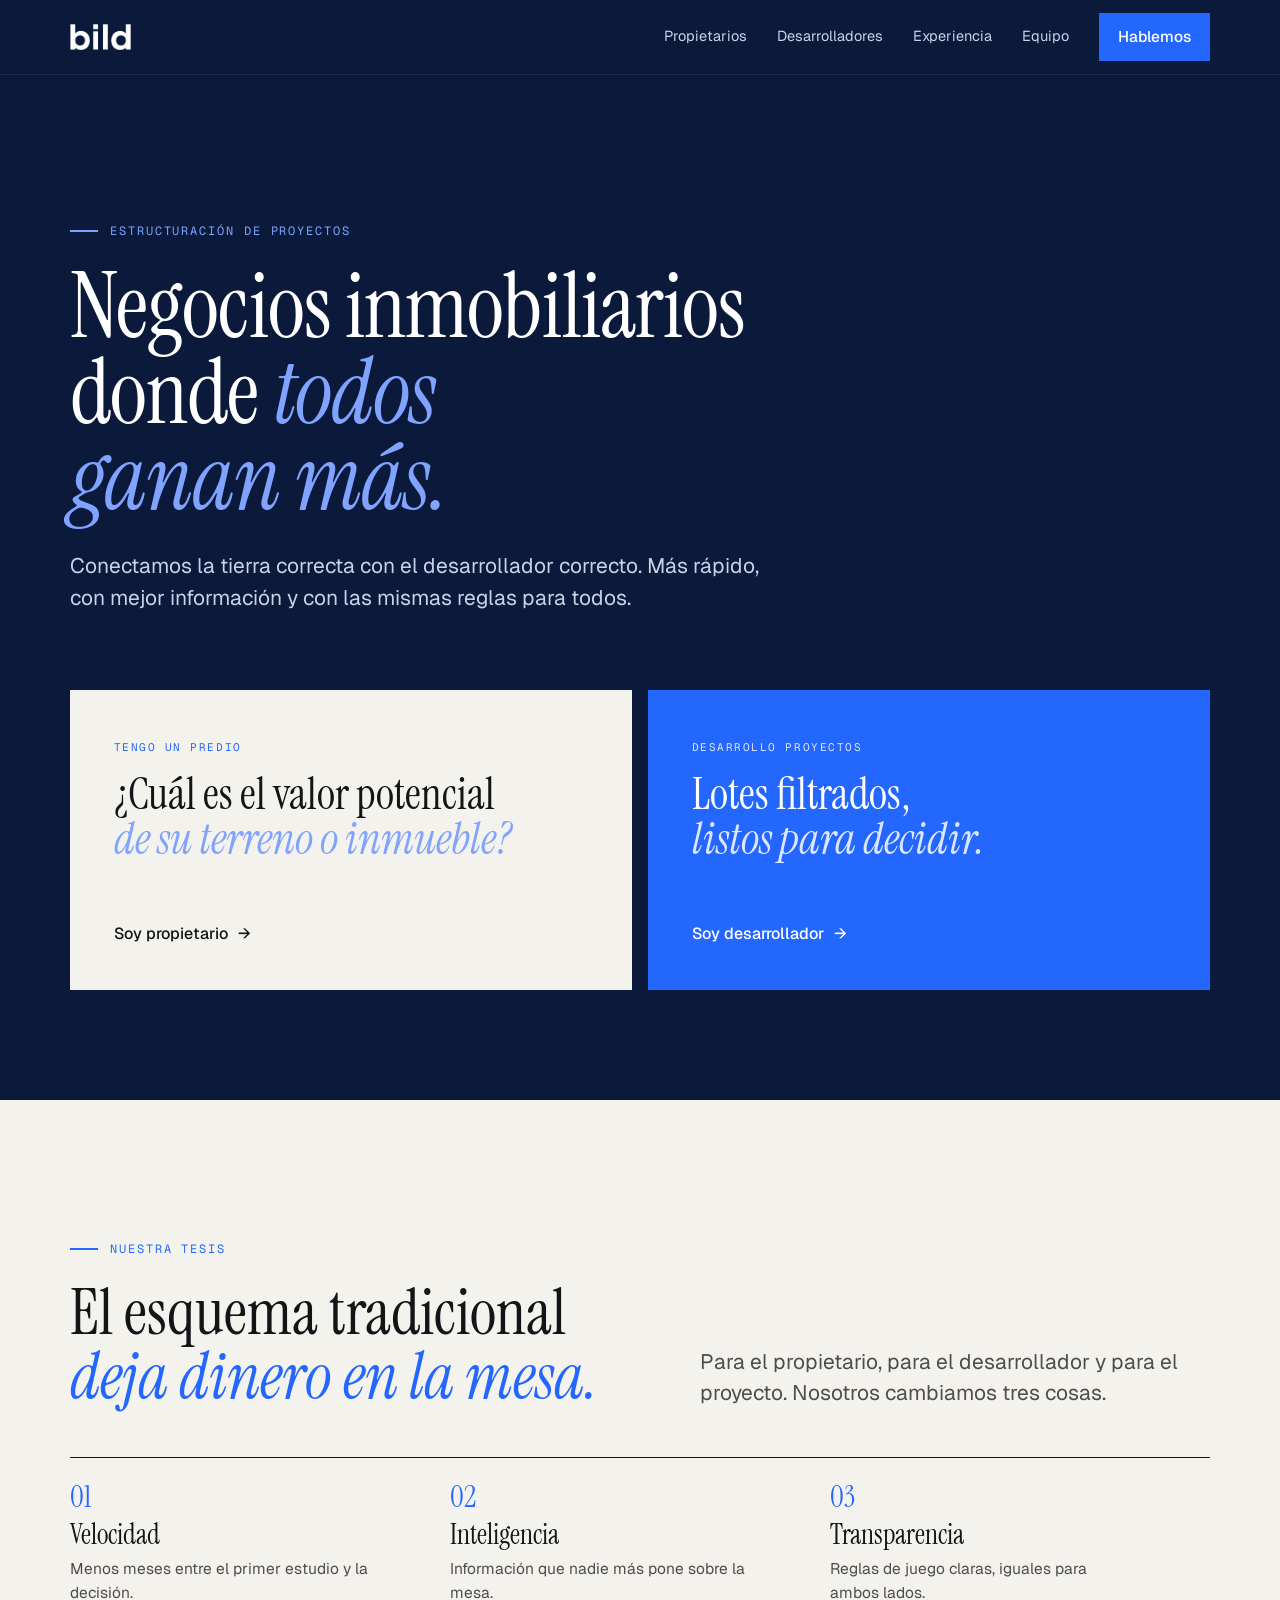
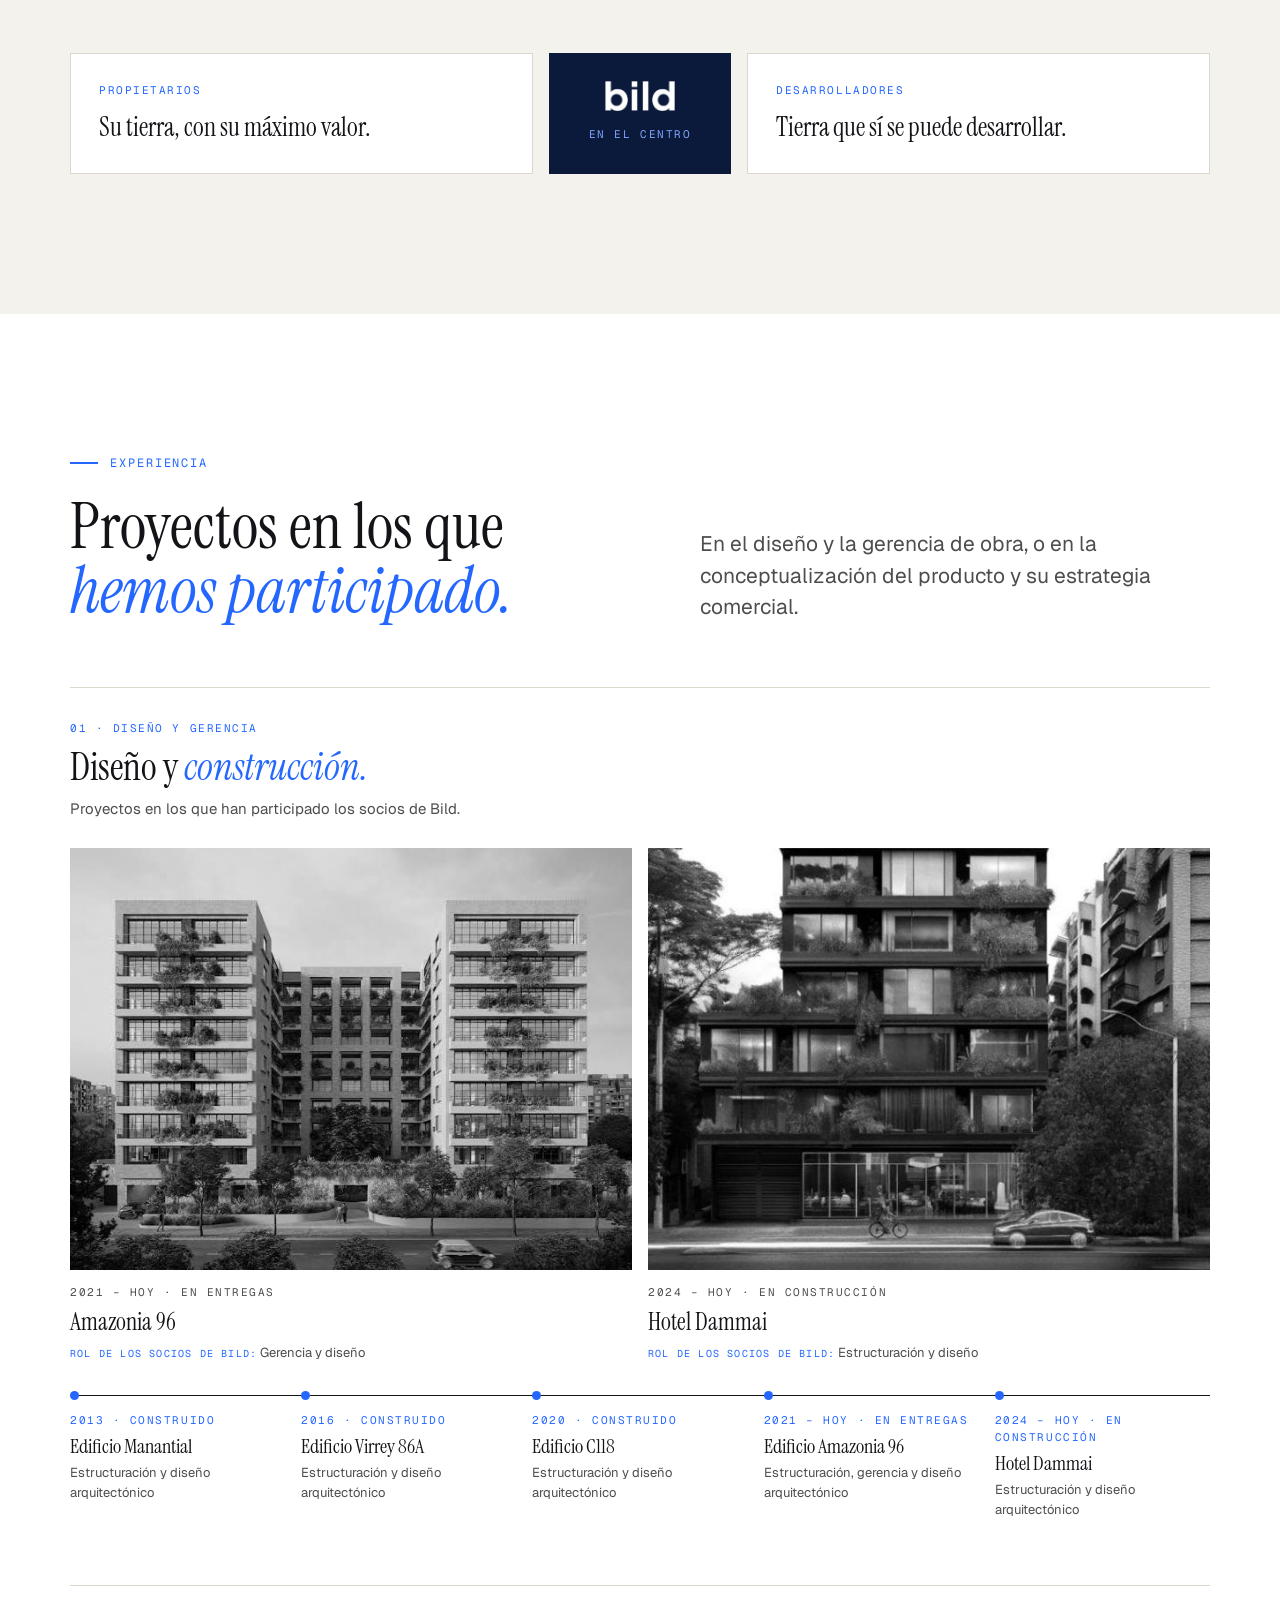
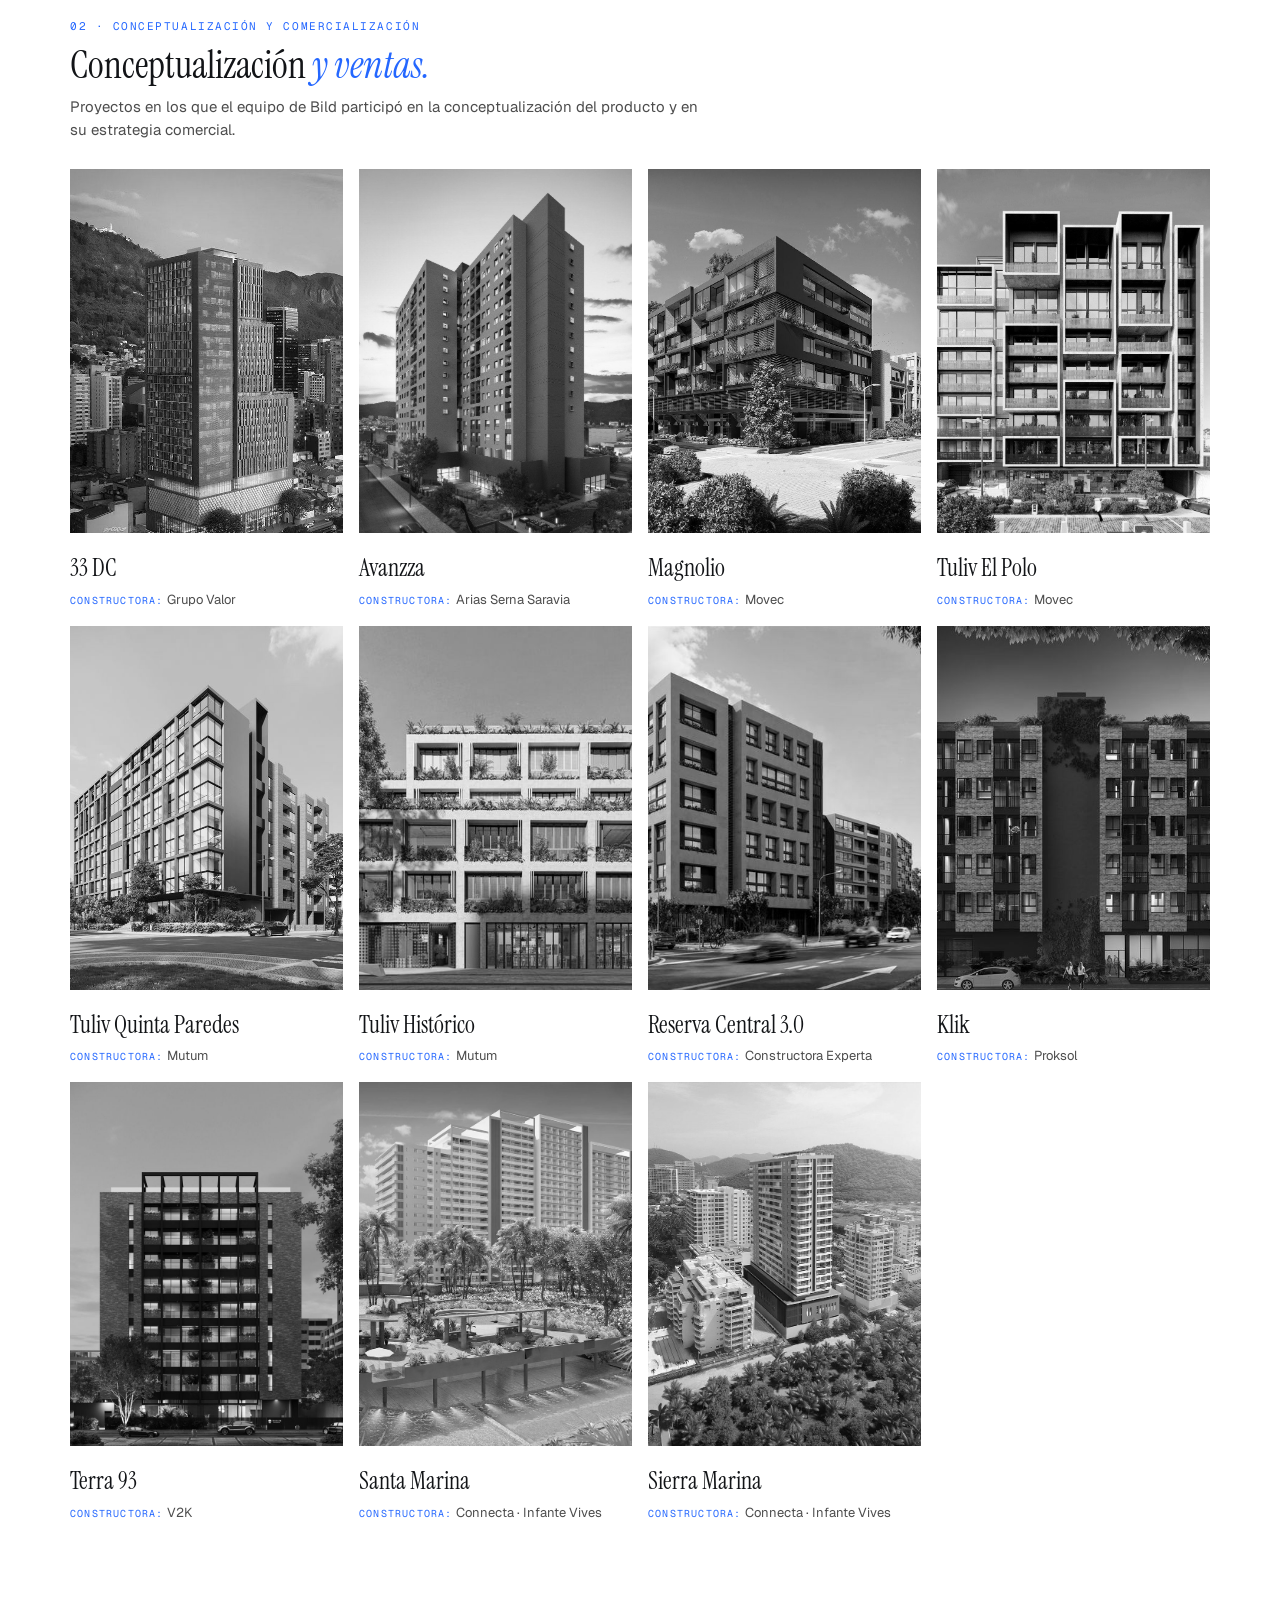
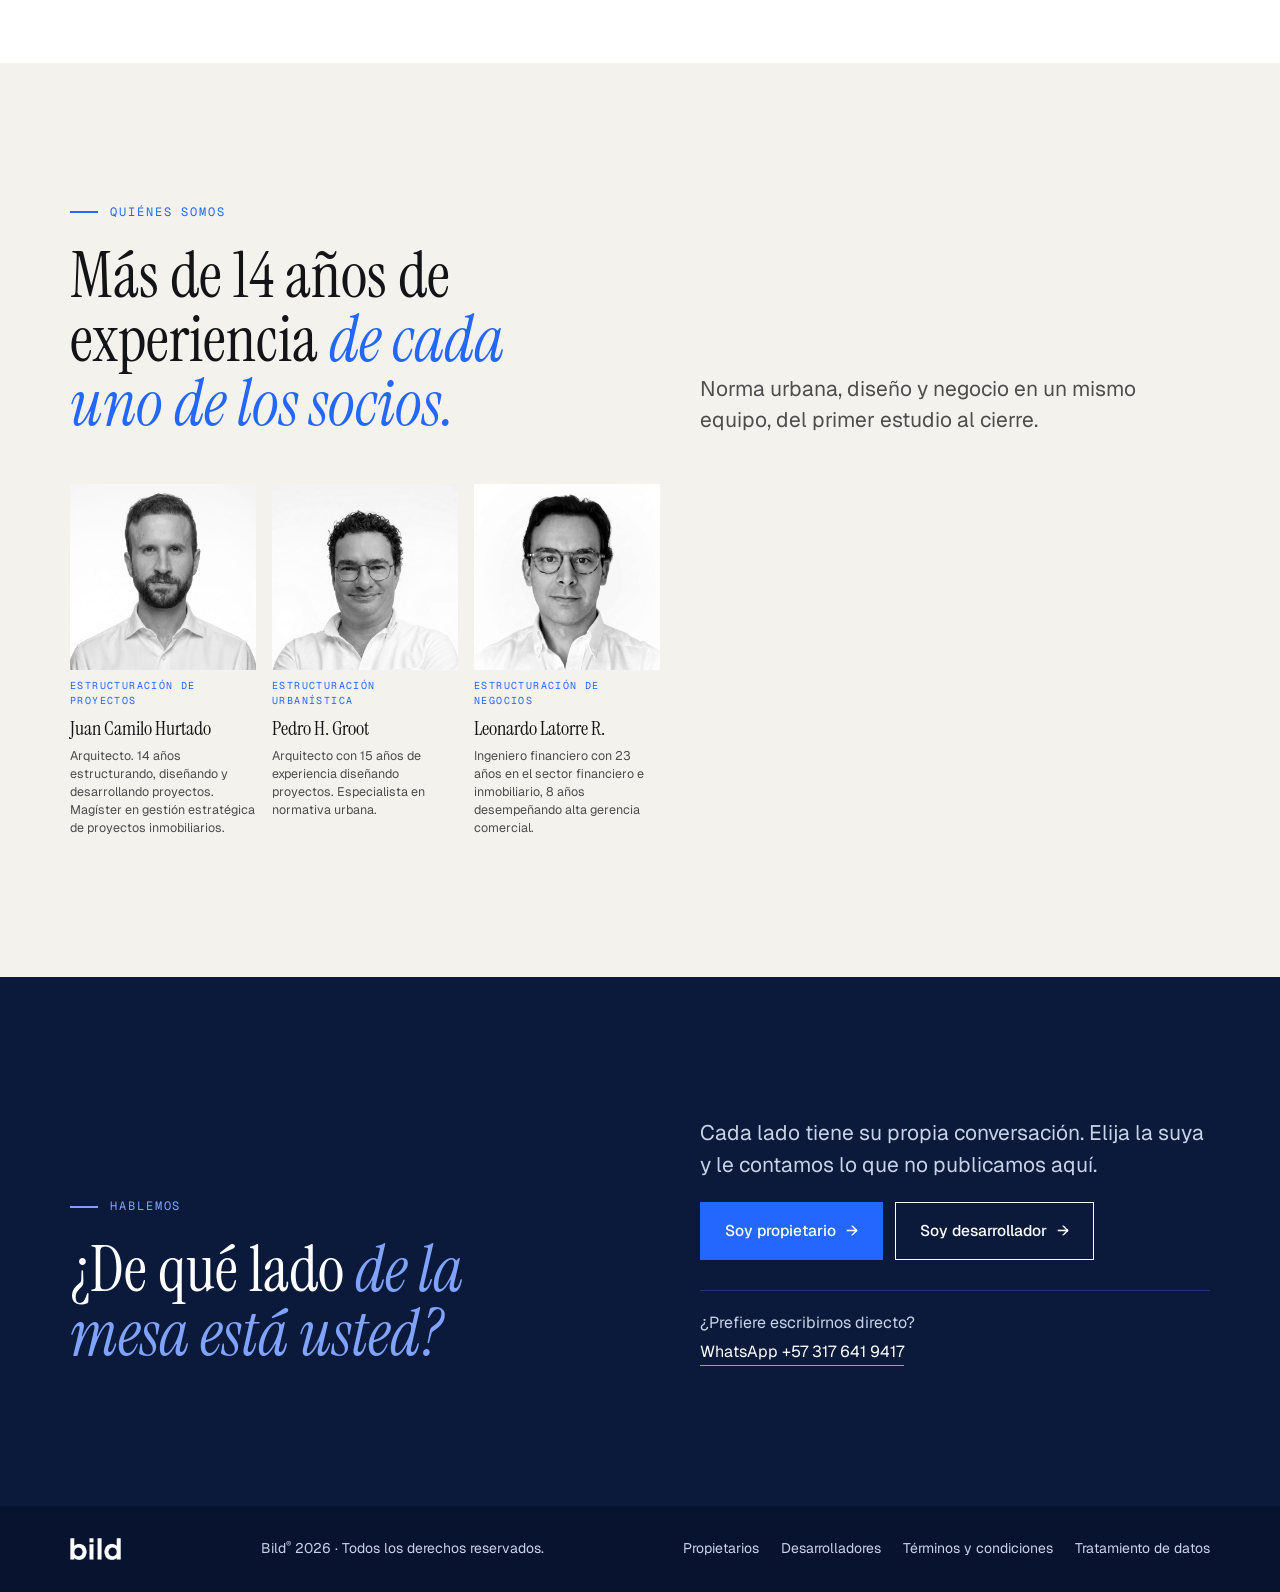
<file: index.html>
<!DOCTYPE html>
<html lang="es">
<head>
<meta charset="utf-8">
<meta name="viewport" content="width=device-width, initial-scale=1">
<title>Bild · Negocios inmobiliarios donde todos ganan más</title>
<meta name="description" content="Conectamos propietarios de tierra y desarrolladores con velocidad, inteligencia y reglas claras.">
<meta property="og:title" content="Bild · Negocios inmobiliarios donde todos ganan más">
<meta property="og:description" content="Conectamos propietarios de tierra y desarrolladores con velocidad, inteligencia y reglas claras.">
<link rel="icon" href="favicon.ico" sizes="48x48">
<link rel="icon" href="assets/icons/favicon-32.png" type="image/png" sizes="32x32">
<link rel="icon" href="assets/icons/icon-192.png" type="image/png" sizes="192x192">
<link rel="apple-touch-icon" href="assets/icons/apple-touch-icon.png">
<link rel="manifest" href="site.webmanifest">
<meta name="theme-color" content="#0B1A3A">
<link rel="preconnect" href="https://fonts.googleapis.com">
<link rel="preconnect" href="https://fonts.gstatic.com" crossorigin>
<link href="https://fonts.googleapis.com/css2?family=Geist:wght@300;400;500;600&family=Geist+Mono:wght@400;500&family=Instrument+Serif:ital@0;1&display=swap" rel="stylesheet">
<link rel="stylesheet" href="assets/site.css">
</head>
<body>
<header class="top">
  <div class="wrap bar">
    <a class="logo" href="index.html" aria-label="Bild, inicio"><img src="assets/bild-logo-blanco.png" alt="Bild" width="120" height="26"></a>
    <nav class="main" aria-label="Principal">
      <a href="propietarios.html">Propietarios</a><a href="desarrolladores.html">Desarrolladores</a><a href="index.html#proyectos">Experiencia</a><a href="index.html#equipo">Equipo</a>
      <a class="btn btn-blue" href="index.html#contacto">Hablemos</a>
    </nav>
    <details class="menu"><summary>Menú</summary>
      <div class="panel"><a href="propietarios.html">Propietarios</a><a href="desarrolladores.html">Desarrolladores</a><a href="index.html#proyectos">Experiencia</a><a href="index.html#equipo">Equipo</a><a href="index.html#contacto">Hablemos →</a></div>
    </details>
  </div>
</header>

<main>
<section class="dark hero">
  <div class="wrap">
    <span class="eyebrow">Estructuración de proyectos</span>
    <h1>Negocios inmobiliarios donde <em>todos ganan más.</em></h1>
    <p class="lead">Conectamos la tierra correcta con el desarrollador correcto. Más rápido, con mejor información y con las mismas reglas para todos.</p>

    <div class="doors">
      <a class="door owners" href="propietarios.html">
        <div><span class="mono">Tengo un predio</span>
        <h3>¿Cuál es el valor potencial <em>de su terreno o inmueble?</em></h3></div>
        <span class="go">Soy propietario <span class="ar">→</span></span>
      </a>
      <a class="door devs" href="desarrolladores.html">
        <div><span class="mono">Desarrollo proyectos</span>
        <h3>Lotes filtrados, <em>listos para decidir.</em></h3></div>
        <span class="go">Soy desarrollador <span class="ar">→</span></span>
      </a>
    </div>
  </div>
</section>

<section class="section">
  <div class="wrap">
    <div class="head reveal">
      <div class="stack"><span class="eyebrow">Nuestra tesis</span>
      <h2>El esquema tradicional <em>deja dinero en la mesa.</em></h2></div>
      <p class="lead">Para el propietario, para el desarrollador y para el proyecto. Nosotros cambiamos tres cosas.</p>
    </div>
    <div class="values reveal">
      <div><span class="num">01</span><strong>Velocidad</strong><p>Menos meses entre el primer estudio y la decisión.</p></div>
      <div><span class="num">02</span><strong>Inteligencia</strong><p>Información que nadie más pone sobre la mesa.</p></div>
      <div><span class="num">03</span><strong>Transparencia</strong><p>Reglas de juego claras, iguales para ambos lados.</p></div>
    </div>
    <div class="bridge reveal">
      <a class="side" href="propietarios.html"><span class="mono">Propietarios</span><strong>Su tierra, con su máximo valor.</strong></a>
      <div class="core"><div><img src="assets/bild-logo-blanco.png" alt="Bild" width="110" height="30"><span class="mono">En el centro</span></div></div>
      <a class="side" href="desarrolladores.html"><span class="mono">Desarrolladores</span><strong>Tierra que sí se puede desarrollar.</strong></a>
    </div>
  </div>
</section>

<section class="section white" id="proyectos">
  <div class="wrap">
    <div class="head reveal">
      <div class="stack"><span class="eyebrow">Experiencia</span><h2>Proyectos en los que <em>hemos participado.</em></h2></div>
      <p class="lead">En el diseño y la gerencia de obra, o en la conceptualización del producto y su estrategia comercial.</p>
    </div>

    <div class="xp-block reveal">
      <div class="xp-title"><span class="mono">01 · Diseño y gerencia</span><h3>Diseño y <em>construcción.</em></h3><p>Proyectos en los que han participado los socios de Bild.</p></div>
      <div class="pgrid two">
        <article class="pcard"><figure><img src="assets/proyectos/amazonia-96.jpg" alt="Amazonia 96" loading="lazy"></figure><span class="mono">2021 – hoy · En entregas</span><strong>Amazonia 96</strong><p><span>Rol de los socios de Bild:</span> Gerencia y diseño</p></article>
        <article class="pcard"><figure><img src="assets/proyectos/hotel-dammai.jpg" alt="Hotel Dammai" loading="lazy"></figure><span class="mono">2024 – hoy · En construcción</span><strong>Hotel Dammai</strong><p><span>Rol de los socios de Bild:</span> Estructuración y diseño</p></article>
      </div>
      <ol class="timeline">
        <li><span class="mono">2013 · Construido</span><strong>Edificio Manantial</strong><p>Estructuración y diseño arquitectónico</p></li>
        <li><span class="mono">2016 · Construido</span><strong>Edificio Virrey 86A</strong><p>Estructuración y diseño arquitectónico</p></li>
        <li><span class="mono">2020 · Construido</span><strong>Edificio C118</strong><p>Estructuración y diseño arquitectónico</p></li>
        <li><span class="mono">2021 – hoy · En entregas</span><strong>Edificio Amazonia 96</strong><p>Estructuración, gerencia y diseño arquitectónico</p></li>
        <li><span class="mono">2024 – hoy · En construcción</span><strong>Hotel Dammai</strong><p>Estructuración y diseño arquitectónico</p></li>
      </ol>
    </div>

    <div class="xp-block reveal">
      <div class="xp-title"><span class="mono">02 · Conceptualización y comercialización</span><h3>Conceptualización <em>y ventas.</em></h3><p>Proyectos en los que el equipo de Bild participó en la conceptualización del producto y en su estrategia comercial.</p></div>
      <div class="pgrid">
        <article class="pcard"><figure><img src="assets/proyectos/33-dc.jpg" alt="33 DC" loading="lazy"></figure><span class="mono"></span><strong>33 DC</strong><p><span>Constructora:</span> Grupo Valor</p></article>
        <article class="pcard"><figure><img src="assets/proyectos/avanzza.jpg" alt="Avanzza" loading="lazy"></figure><span class="mono"></span><strong>Avanzza</strong><p><span>Constructora:</span> Arias Serna Saravia</p></article>
        <article class="pcard"><figure><img src="assets/proyectos/magnolio.jpg" alt="Magnolio" loading="lazy"></figure><span class="mono"></span><strong>Magnolio</strong><p><span>Constructora:</span> Movec</p></article>
        <article class="pcard"><figure><img src="assets/proyectos/tuliv-el-polo.jpg" alt="Tuliv El Polo" loading="lazy"></figure><span class="mono"></span><strong>Tuliv El Polo</strong><p><span>Constructora:</span> Movec</p></article>
        <article class="pcard"><figure><img src="assets/proyectos/tuliv-quinta-paredes.jpg" alt="Tuliv Quinta Paredes" loading="lazy"></figure><span class="mono"></span><strong>Tuliv Quinta Paredes</strong><p><span>Constructora:</span> Mutum</p></article>
        <article class="pcard"><figure><img src="assets/proyectos/tuliv-historico.jpg" alt="Tuliv Histórico" loading="lazy"></figure><span class="mono"></span><strong>Tuliv Histórico</strong><p><span>Constructora:</span> Mutum</p></article>
        <article class="pcard"><figure><img src="assets/proyectos/reserva-central-3.jpg" alt="Reserva Central 3.0" loading="lazy"></figure><span class="mono"></span><strong>Reserva Central 3.0</strong><p><span>Constructora:</span> Constructora Experta</p></article>
        <article class="pcard"><figure><img src="assets/proyectos/klik.jpg" alt="Klik" loading="lazy"></figure><span class="mono"></span><strong>Klik</strong><p><span>Constructora:</span> Proksol</p></article>
        <article class="pcard"><figure><img src="assets/proyectos/terra-93.jpg" alt="Terra 93" loading="lazy"></figure><span class="mono"></span><strong>Terra 93</strong><p><span>Constructora:</span> V2K</p></article>
        <article class="pcard"><figure><img src="assets/proyectos/santa-marina.jpg" alt="Santa Marina" loading="lazy"></figure><span class="mono"></span><strong>Santa Marina</strong><p><span>Constructora:</span> Connecta · Infante Vives</p></article>
        <article class="pcard"><figure><img src="assets/proyectos/sierra-marina.jpg" alt="Sierra Marina" loading="lazy"></figure><span class="mono"></span><strong>Sierra Marina</strong><p><span>Constructora:</span> Connecta · Infante Vives</p></article>
      </div>
    </div>
  </div>
</section>

<section class="section" id="equipo">
  <div class="wrap">
    <div class="head reveal">
      <div class="stack"><span class="eyebrow">Quiénes somos</span><h2>Más de 14 años de experiencia <em>de cada uno de los socios.</em></h2></div>
      <p class="lead">Norma urbana, diseño y negocio en un mismo equipo, del primer estudio al cierre.</p>
    </div>
    <div class="team reveal">
      <article class="person">
        <img src="assets/juan-camilo-hurtado.jpg" alt="Juan Camilo Hurtado" width="640" height="640">
        <span class="mono">Estructuración de proyectos</span><h3>Juan Camilo Hurtado</h3>
        <p>Arquitecto. 14 años estructurando, diseñando y desarrollando proyectos. Magíster en gestión estratégica de proyectos inmobiliarios.</p>
      </article>
      <article class="person">
        <img src="assets/pedro-groot.jpg" alt="Pedro H. Groot" width="640" height="640">
        <span class="mono">Estructuración urbanística</span><h3>Pedro H. Groot</h3>
        <p>Arquitecto con 15 años de experiencia diseñando proyectos. Especialista en normativa urbana.</p>
      </article>
      <article class="person">
        <img src="assets/leonardo-latorre-r.jpg" alt="Leonardo Latorre R." width="640" height="640">
        <span class="mono">Estructuración de negocios</span><h3>Leonardo Latorre R.</h3>
        <p>Ingeniero financiero con 23 años en el sector financiero e inmobiliario, 8 años desempeñando alta gerencia comercial.</p>
      </article>
    </div>
  </div>
</section>

<section class="section dark" id="contacto">
  <div class="wrap">
    <div class="head">
      <div class="stack"><span class="eyebrow">Hablemos</span><h2>¿De qué lado <em>de la mesa está usted?</em></h2></div>
      <div class="stack">
        <p class="lead">Cada lado tiene su propia conversación. Elija la suya y le contamos lo que no publicamos aquí.</p>
        <div class="actions">
          <a class="btn btn-blue" href="propietarios.html#formulario">Soy propietario <span class="ar">→</span></a>
          <a class="btn btn-line" href="desarrolladores.html#formulario">Soy desarrollador <span class="ar">→</span></a>
        </div>
        <div class="direct"><span>¿Prefiere escribirnos directo?</span>
          <a href="https://wa.me/573176419417" target="_blank" rel="noopener">WhatsApp +57 317 641 9417</a></div>
      </div>
    </div>
  </div>
</section>
</main>
<footer>
  <div class="wrap bar">
    <a href="index.html"><img src="assets/bild-logo-blanco.png" alt="Bild" width="100" height="22"></a>
    <span>Bild<sup>®</sup> 2026 · Todos los derechos reservados.</span>
    <nav aria-label="Pie">
      <a href="propietarios.html">Propietarios</a>
      <a href="desarrolladores.html">Desarrolladores</a>
      <a href="terminos.html">Términos y condiciones</a>
      <a href="privacidad.html">Tratamiento de datos</a>
    </nav>
  </div>
</footer>
<script src="assets/site.js"></script>
</body>
</html>
</file>
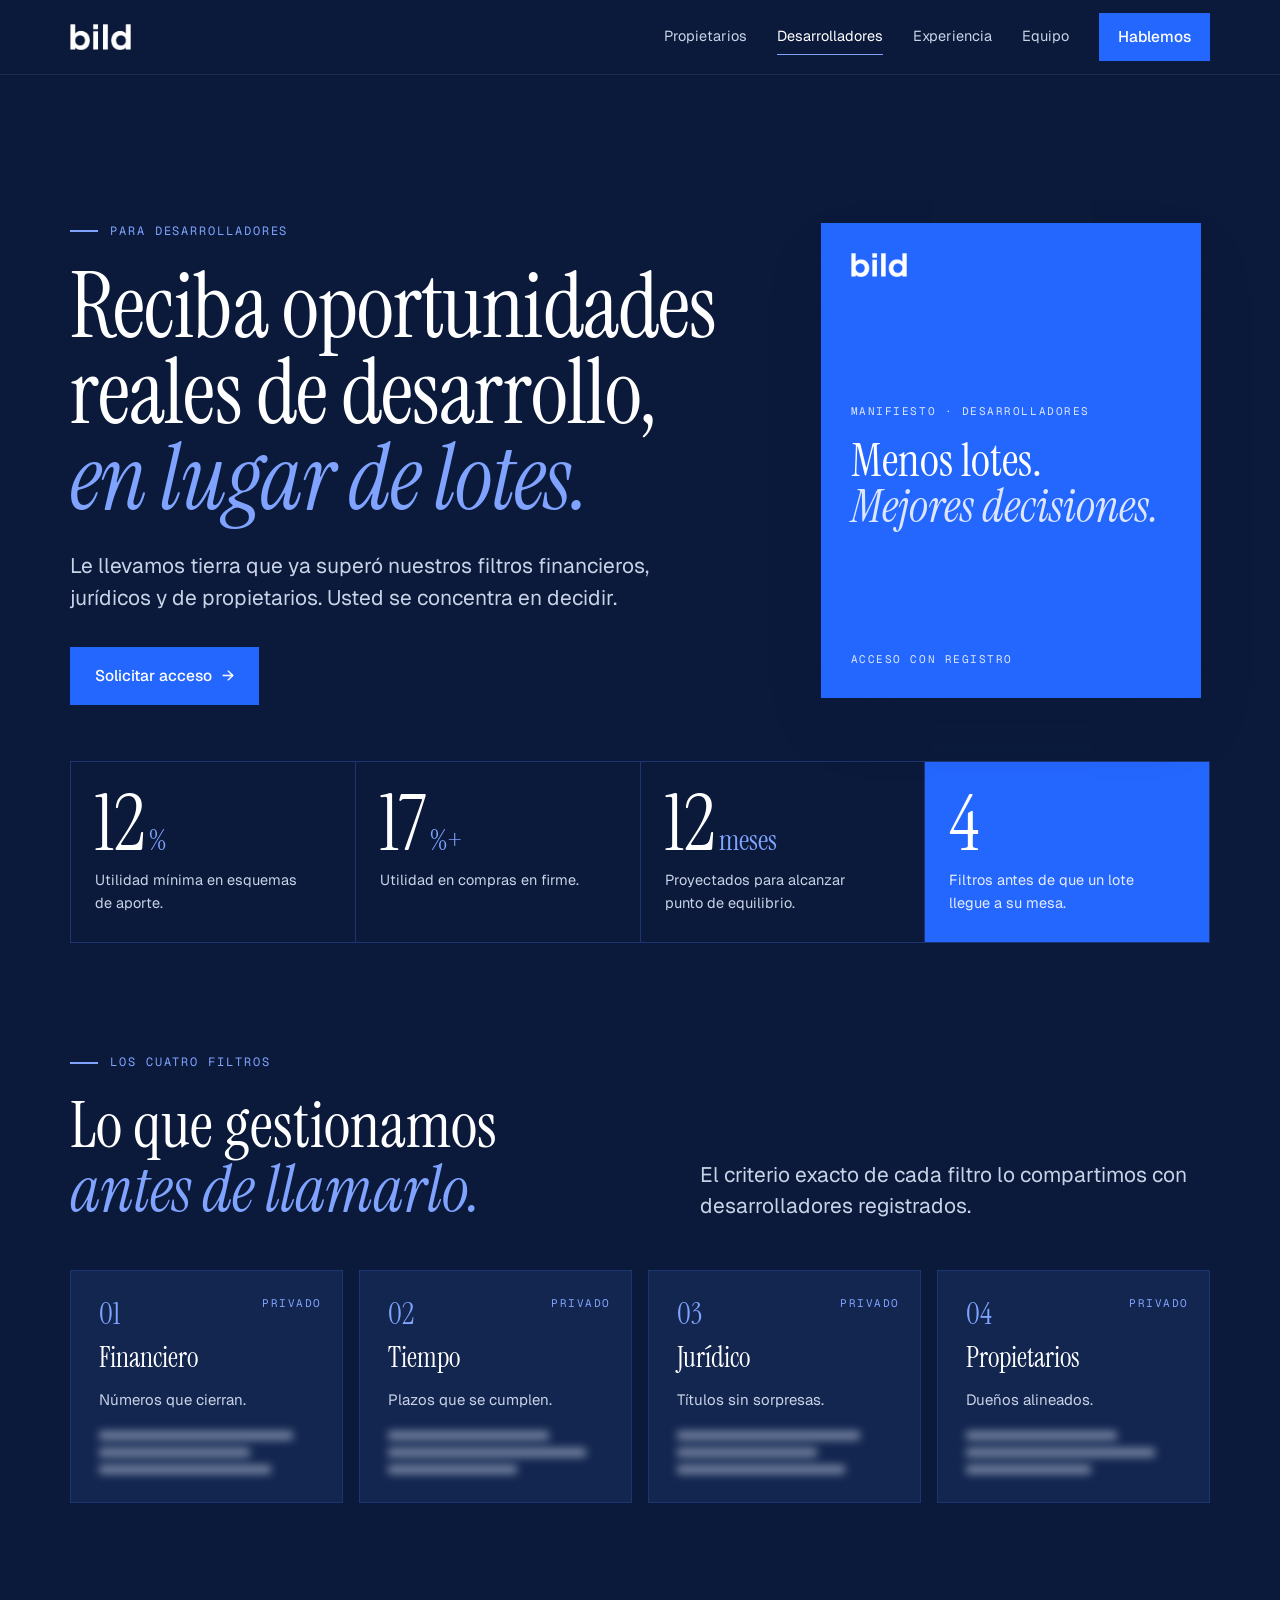
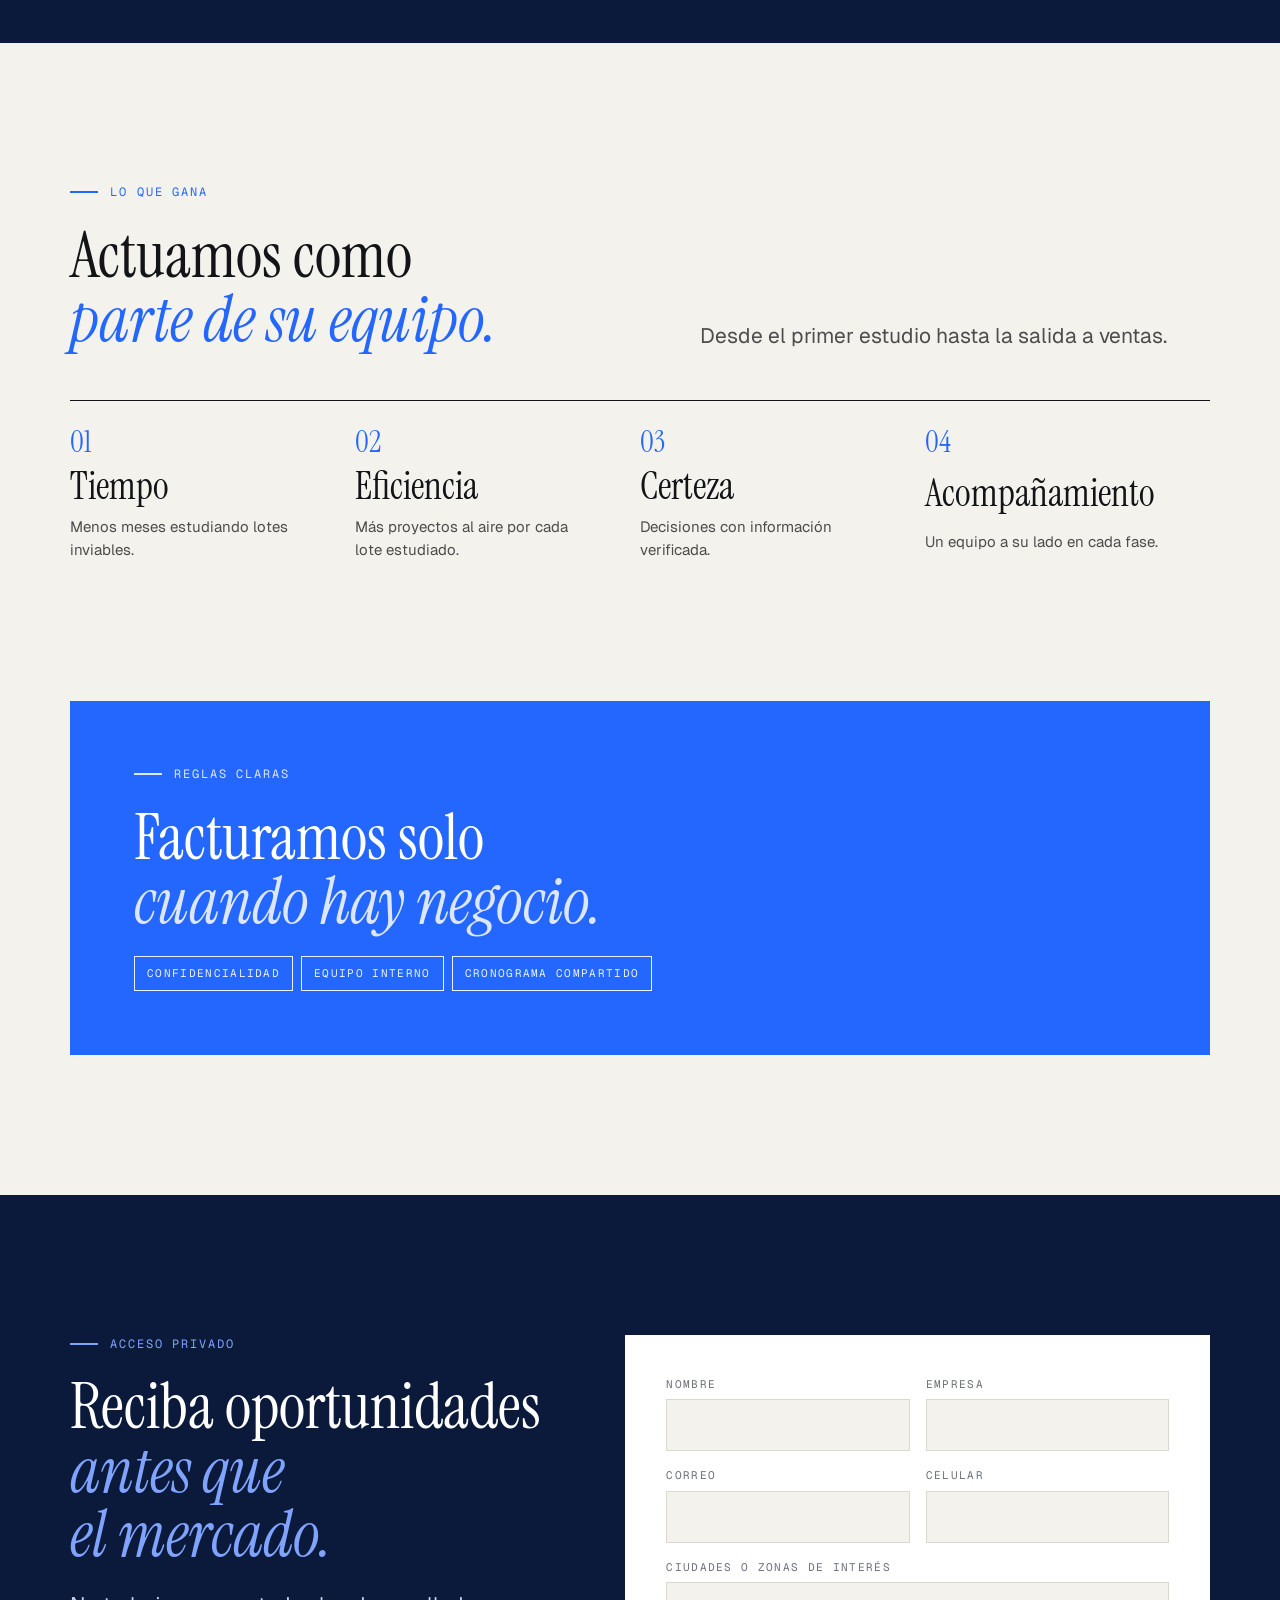
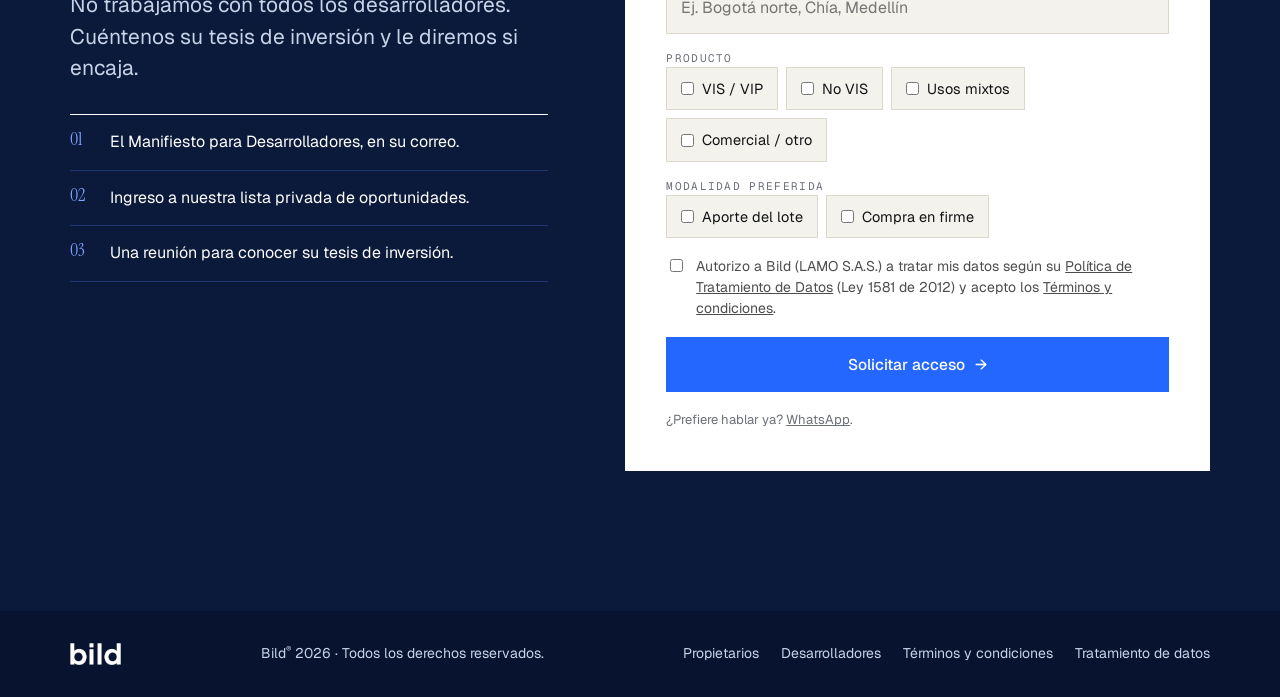
<file: desarrolladores.html>
<!DOCTYPE html>
<html lang="es">
<head>
<meta charset="utf-8">
<meta name="viewport" content="width=device-width, initial-scale=1">
<title>Bild · Desarrolladores</title>
<meta name="description" content="Tierra que ya pasó los filtros. Acceda a oportunidades confidenciales de suelo para desarrollo.">
<meta property="og:title" content="Bild · Desarrolladores">
<meta property="og:description" content="Tierra que ya pasó los filtros. Acceda a oportunidades confidenciales de suelo para desarrollo.">
<link rel="icon" href="favicon.ico" sizes="48x48">
<link rel="icon" href="assets/icons/favicon-32.png" type="image/png" sizes="32x32">
<link rel="icon" href="assets/icons/icon-192.png" type="image/png" sizes="192x192">
<link rel="apple-touch-icon" href="assets/icons/apple-touch-icon.png">
<link rel="manifest" href="site.webmanifest">
<meta name="theme-color" content="#0B1A3A">
<link rel="preconnect" href="https://fonts.googleapis.com">
<link rel="preconnect" href="https://fonts.gstatic.com" crossorigin>
<link href="https://fonts.googleapis.com/css2?family=Geist:wght@300;400;500;600&family=Geist+Mono:wght@400;500&family=Instrument+Serif:ital@0;1&display=swap" rel="stylesheet">
<link rel="stylesheet" href="assets/site.css">
</head>
<body class="has-sticky">
<header class="top">
  <div class="wrap bar">
    <a class="logo" href="index.html" aria-label="Bild, inicio"><img src="assets/bild-logo-blanco.png" alt="Bild" width="120" height="26"></a>
    <nav class="main" aria-label="Principal">
      <a href="propietarios.html">Propietarios</a><a href="desarrolladores.html" aria-current="page">Desarrolladores</a><a href="index.html#proyectos">Experiencia</a><a href="index.html#equipo">Equipo</a>
      <a class="btn btn-blue" href="desarrolladores.html#formulario">Hablemos</a>
    </nav>
    <details class="menu"><summary>Menú</summary>
      <div class="panel"><a href="propietarios.html">Propietarios</a><a href="desarrolladores.html" aria-current="page">Desarrolladores</a><a href="index.html#proyectos">Experiencia</a><a href="index.html#equipo">Equipo</a><a href="desarrolladores.html#formulario">Hablemos →</a></div>
    </details>
  </div>
</header>

<main>
<section class="dark hero">
  <div class="wrap hero-split">
    <div>
      <span class="eyebrow">Para desarrolladores</span>
      <h1>Reciba oportunidades reales de desarrollo, <em>en lugar de lotes.</em></h1>
      <p class="lead">Le llevamos tierra que ya superó nuestros filtros financieros, jurídicos y de propietarios. Usted se concentra en decidir.</p>
      <div class="actions" style="margin-top:34px">
        <a class="btn btn-blue" href="#formulario">Solicitar acceso <span class="ar">→</span></a>
      </div>
    </div>
    <div class="paper reveal" aria-hidden="true">
      <img src="assets/bild-logo-blanco.png" alt="" width="110" height="24">
      <div><span class="mono">Manifiesto · Desarrolladores</span>
      <h3 style="margin-top:14px">Menos lotes. <em>Mejores decisiones.</em></h3></div>
      <span class="mono">Acceso con registro</span>
    </div>
  </div>
  <div class="wrap">
    <div class="stats reveal">
      <div class="stat"><b>12<small>%</small></b><span>Utilidad mínima en esquemas de aporte.</span></div>
      <div class="stat"><b>17<small>%+</small></b><span>Utilidad en compras en firme.</span></div>
      <div class="stat"><b>12<small>meses</small></b><span>Proyectados para alcanzar punto de equilibrio.</span></div>
      <div class="stat hl"><b>4</b><span>Filtros antes de que un lote llegue a su mesa.</span></div>
    </div>
  </div>
</section>

<section class="section dark" style="padding-top:0">
  <div class="wrap">
    <div class="head reveal">
      <div class="stack"><span class="eyebrow">Los cuatro filtros</span><h2>Lo que gestionamos <em>antes de llamarlo.</em></h2></div>
      <p class="lead">El criterio exacto de cada filtro lo compartimos con desarrolladores registrados.</p>
    </div>
    <div class="locks reveal">
      <div class="lock"><span class="num">01</span><span class="mono tagl">Privado</span><h3>Financiero</h3><p>Números que cierran.</p><div class="blur" aria-hidden="true"><i style="width:90%"></i><i style="width:70%"></i><i style="width:80%"></i></div></div>
      <div class="lock"><span class="num">02</span><span class="mono tagl">Privado</span><h3>Tiempo</h3><p>Plazos que se cumplen.</p><div class="blur" aria-hidden="true"><i style="width:75%"></i><i style="width:92%"></i><i style="width:60%"></i></div></div>
      <div class="lock"><span class="num">03</span><span class="mono tagl">Privado</span><h3>Jurídico</h3><p>Títulos sin sorpresas.</p><div class="blur" aria-hidden="true"><i style="width:85%"></i><i style="width:65%"></i><i style="width:78%"></i></div></div>
      <div class="lock"><span class="num">04</span><span class="mono tagl">Privado</span><h3>Propietarios</h3><p>Dueños alineados.</p><div class="blur" aria-hidden="true"><i style="width:70%"></i><i style="width:88%"></i><i style="width:58%"></i></div></div>
    </div>
  </div>
</section>

<section class="section">
  <div class="wrap">
    <div class="head reveal">
      <div class="stack"><span class="eyebrow">Lo que gana</span><h2>Actuamos como <em>parte de su equipo.</em></h2></div>
      <p class="lead">Desde el primer estudio hasta la salida a ventas.</p>
    </div>
    <div class="words reveal">
      <div><span class="num">01</span><strong>Tiempo</strong><p>Menos meses estudiando lotes inviables.</p></div>
      <div><span class="num">02</span><strong>Eficiencia</strong><p>Más proyectos al aire por cada lote estudiado.</p></div>
      <div><span class="num">03</span><strong>Certeza</strong><p>Decisiones con información verificada.</p></div>
      <div><span class="num">04</span><strong>Acompañamiento</strong><p>Un equipo a su lado en cada fase.</p></div>
    </div>
  </div>
</section>

<section class="section" style="padding-top:0">
  <div class="wrap">
    <div class="statement blue reveal">
      <span class="eyebrow" style="color:#DCE6FF">Reglas claras</span>
      <h2>Facturamos solo <em>cuando hay negocio.</em></h2>
      <div class="chips"><span class="chip">Confidencialidad</span><span class="chip">Equipo interno</span><span class="chip">Cronograma compartido</span></div>
    </div>
  </div>
</section>

<section class="section dark" id="formulario">
  <div class="wrap lead-box">
    <div class="stack">
      <span class="eyebrow">Acceso privado</span>
      <h2>Reciba oportunidades <em>antes que el mercado.</em></h2>
      <p class="lead">No trabajamos con todos los desarrolladores. Cuéntenos su tesis de inversión y le diremos si encaja.</p>
      <div class="perks">
        <div><span class="num">01</span><span>El Manifiesto para Desarrolladores, en su correo.</span></div>
        <div><span class="num">02</span><span>Ingreso a nuestra lista privada de oportunidades.</span></div>
        <div><span class="num">03</span><span>Una reunión para conocer su tesis de inversión.</span></div>
      </div>
    </div>
    <form class="lead" method="post" action="https://api.web3forms.com/submit" data-endpoint="https://api.web3forms.com/submit" novalidate>
      <input type="hidden" name="access_key" value="a161ed86-314e-4954-aacd-c88f121c8163">
      <input type="hidden" name="subject" value="Nuevo contacto web · Desarrollador">
      <input type="hidden" name="from_name" value="Bild · Sitio web">
      <input type="hidden" name="redirect" value="https://bild.one/gracias.html">
      <div class="hp" aria-hidden="true"><label for="d-web">No llenar este campo</label><input id="d-web" name="website" tabindex="-1" autocomplete="off"></div>
      <input type="hidden" name="_t" value=""><input type="hidden" name="_js" value="">
      <input type="hidden" name="publico" value="Desarrollador">
      <div class="fields">
        <div class="field"><label for="d-nombre">Nombre</label><input id="d-nombre" name="nombre" autocomplete="name" required></div>
        <div class="field"><label for="d-emp">Empresa</label><input id="d-emp" name="empresa" autocomplete="organization" required></div>
        <div class="field"><label for="d-mail">Correo</label><input id="d-mail" name="email" type="email" autocomplete="email" required></div>
        <div class="field"><label for="d-cel">Celular</label><input id="d-cel" name="celular" type="tel" autocomplete="tel" required></div>
        <div class="field full"><label for="d-ciud">Ciudades o zonas de interés</label><input id="d-ciud" name="zonas" placeholder="Ej. Bogotá norte, Chía, Medellín"></div>
        <fieldset class="field full"><legend>Producto</legend>
          <div class="opts">
            <label><input type="checkbox" name="producto[]" value="VIS / VIP"> VIS / VIP</label>
            <label><input type="checkbox" name="producto[]" value="No VIS"> No VIS</label>
            <label><input type="checkbox" name="producto[]" value="Usos mixtos"> Usos mixtos</label>
            <label><input type="checkbox" name="producto[]" value="Comercial / otro"> Comercial / otro</label>
          </div></fieldset>
        <fieldset class="field full"><legend>Modalidad preferida</legend>
          <div class="opts">
            <label><input type="checkbox" name="modalidad[]" value="Aporte"> Aporte del lote</label>
            <label><input type="checkbox" name="modalidad[]" value="Compra en firme"> Compra en firme</label>
          </div></fieldset>
      </div>
      <label class="consent"><input type="checkbox" name="autorizacion" required> <span>Autorizo a Bild (LAMO S.A.S.) a tratar mis datos según su <a href="privacidad.html" target="_blank">Política de Tratamiento de Datos</a> (Ley 1581 de 2012) y acepto los <a href="terminos.html" target="_blank">Términos y condiciones</a>.</span></label>
      <button class="btn btn-blue" type="submit">Solicitar acceso <span class="ar">→</span></button>
      <div class="ok" role="status"><strong>Solicitud recibida.</strong> Revisaremos su perfil y le escribiremos con el manifiesto y los siguientes pasos.</div>
      <p class="fine">¿Prefiere hablar ya? <a href="https://wa.me/573176419417" target="_blank" rel="noopener">WhatsApp</a>.</p>
    </form>
  </div>
</section>
</main>
<footer>
  <div class="wrap bar">
    <a href="index.html"><img src="assets/bild-logo-blanco.png" alt="Bild" width="100" height="22"></a>
    <span>Bild<sup>®</sup> 2026 · Todos los derechos reservados.</span>
    <nav aria-label="Pie">
      <a href="propietarios.html">Propietarios</a>
      <a href="desarrolladores.html">Desarrolladores</a>
      <a href="terminos.html">Términos y condiciones</a>
      <a href="privacidad.html">Tratamiento de datos</a>
    </nav>
  </div>
</footer>
<script src="assets/site.js"></script>
</body>
</html>
</file>
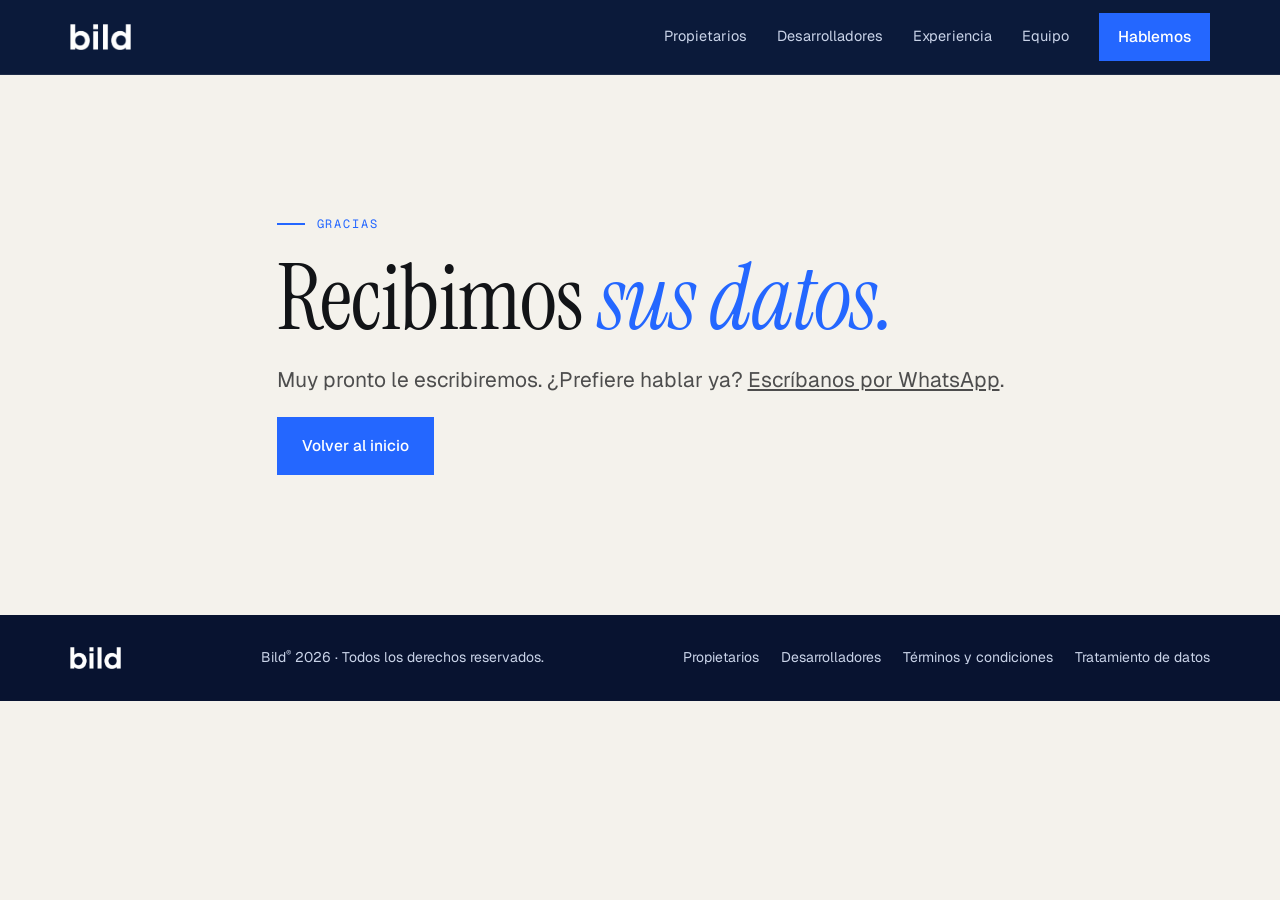
<file: gracias.html>
<!DOCTYPE html>
<html lang="es">
<head>
<meta charset="utf-8">
<meta name="viewport" content="width=device-width, initial-scale=1">
<title>Gracias · Bild</title>
<meta name="description" content="Conectamos propietarios de tierra y desarrolladores con velocidad, inteligencia y reglas claras.">
<meta property="og:title" content="Bild · Negocios inmobiliarios donde todos ganan más">
<meta property="og:description" content="Conectamos propietarios de tierra y desarrolladores con velocidad, inteligencia y reglas claras.">
<link rel="icon" href="favicon.ico" sizes="48x48">
<link rel="icon" href="assets/icons/favicon-32.png" type="image/png" sizes="32x32">
<link rel="icon" href="assets/icons/icon-192.png" type="image/png" sizes="192x192">
<link rel="apple-touch-icon" href="assets/icons/apple-touch-icon.png">
<link rel="manifest" href="site.webmanifest">
<meta name="theme-color" content="#0B1A3A">
<link rel="preconnect" href="https://fonts.googleapis.com">
<link rel="preconnect" href="https://fonts.gstatic.com" crossorigin>
<link href="https://fonts.googleapis.com/css2?family=Geist:wght@300;400;500;600&family=Geist+Mono:wght@400;500&family=Instrument+Serif:ital@0;1&display=swap" rel="stylesheet">
<link rel="stylesheet" href="assets/site.css">
</head>
<body>
<header class="top">
  <div class="wrap bar">
    <a class="logo" href="index.html" aria-label="Bild, inicio"><img src="assets/bild-logo-blanco.png" alt="Bild" width="120" height="26"></a>
    <nav class="main" aria-label="Principal">
      <a href="propietarios.html">Propietarios</a><a href="desarrolladores.html">Desarrolladores</a><a href="index.html#proyectos">Experiencia</a><a href="index.html#equipo">Equipo</a>
      <a class="btn btn-blue" href="index.html#contacto">Hablemos</a>
    </nav>
    <details class="menu"><summary>Menú</summary>
      <div class="panel"><a href="propietarios.html">Propietarios</a><a href="desarrolladores.html">Desarrolladores</a><a href="index.html#proyectos">Experiencia</a><a href="index.html#equipo">Equipo</a><a href="index.html#contacto">Hablemos →</a></div>
    </details>
  </div>
</header>

<main>
<section class="section" style="min-height:60vh;display:grid;align-items:center">
  <div class="wrap stack"><span class="eyebrow">Gracias</span><h1>Recibimos <em>sus datos.</em></h1><p class="lead">Muy pronto le escribiremos. ¿Prefiere hablar ya? <a href="https://wa.me/573176419417">Escríbanos por WhatsApp</a>.</p><p><a class="btn btn-blue" href="index.html">Volver al inicio</a></p></div>
</section>
</main>
<footer>
  <div class="wrap bar">
    <a href="index.html"><img src="assets/bild-logo-blanco.png" alt="Bild" width="100" height="22"></a>
    <span>Bild<sup>®</sup> 2026 · Todos los derechos reservados.</span>
    <nav aria-label="Pie">
      <a href="propietarios.html">Propietarios</a>
      <a href="desarrolladores.html">Desarrolladores</a>
      <a href="terminos.html">Términos y condiciones</a>
      <a href="privacidad.html">Tratamiento de datos</a>
    </nav>
  </div>
</footer>
<script src="assets/site.js"></script>
</body>
</html>
</file>
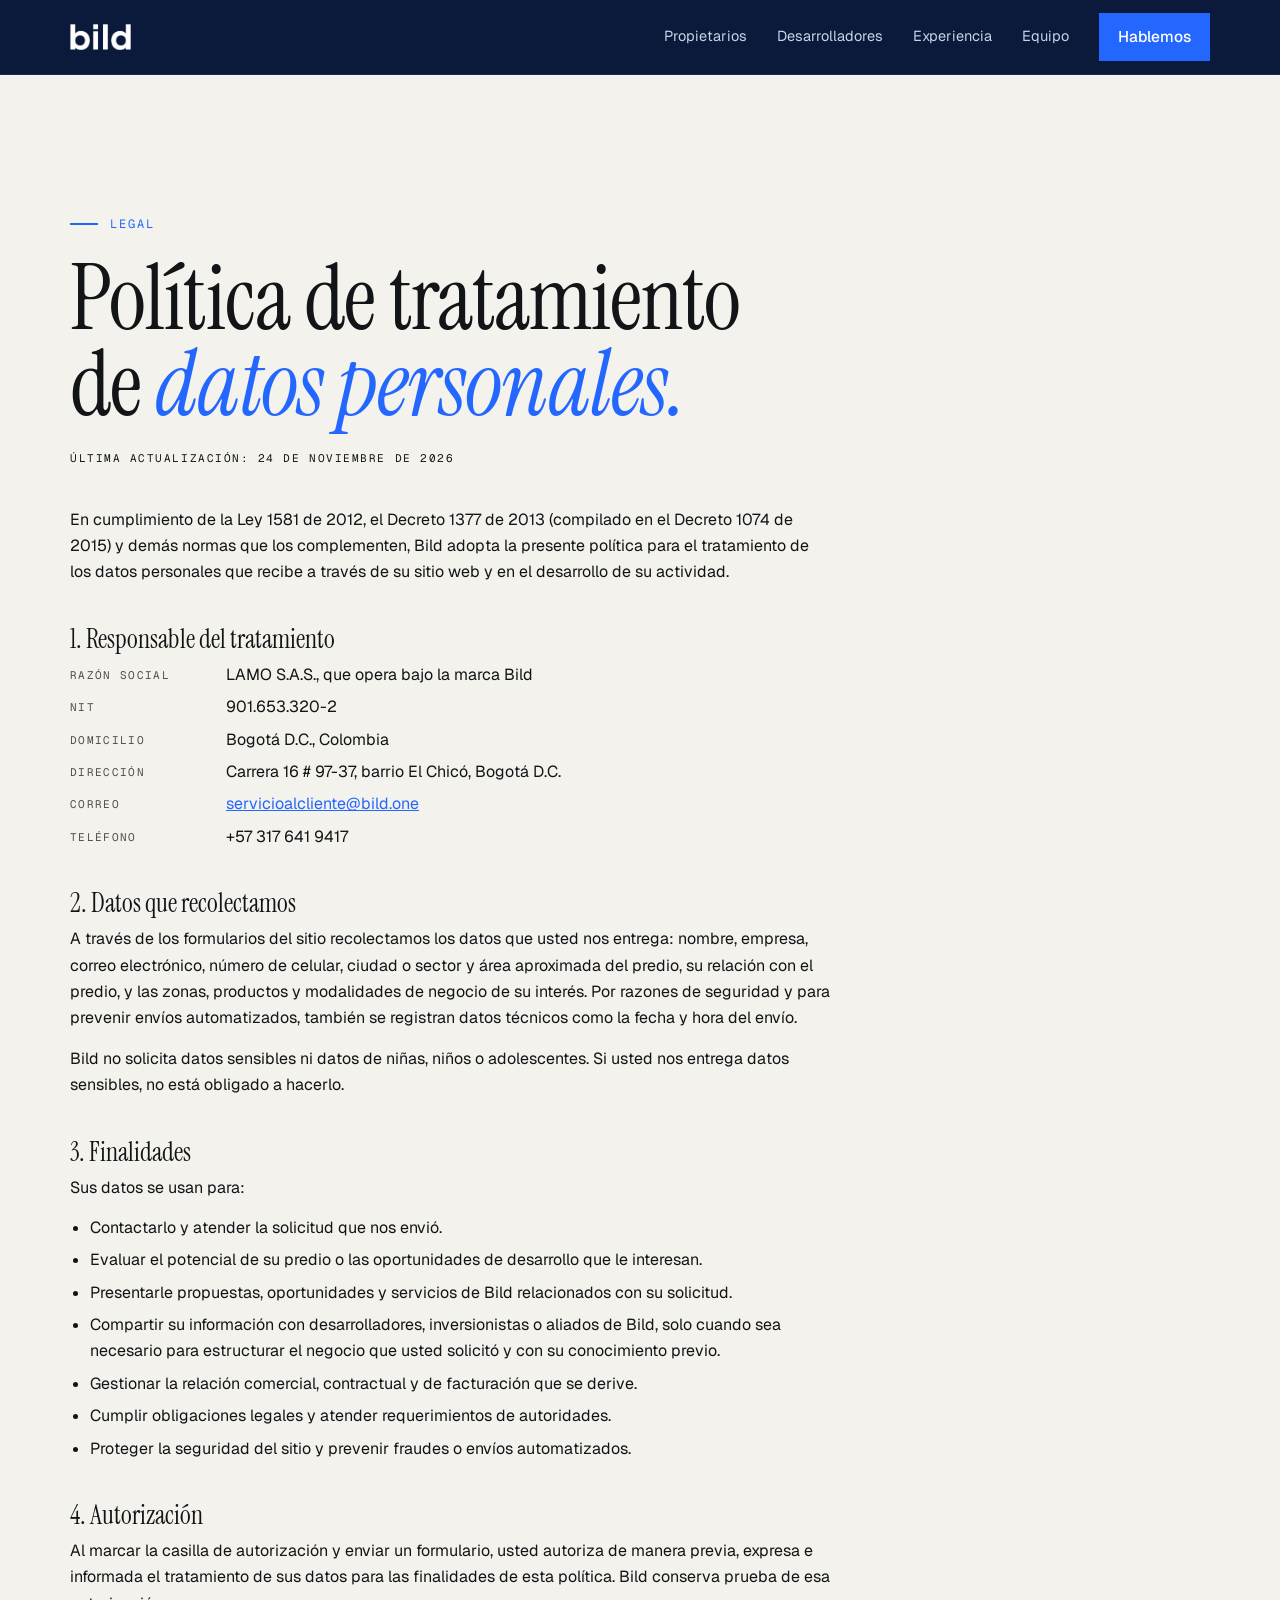
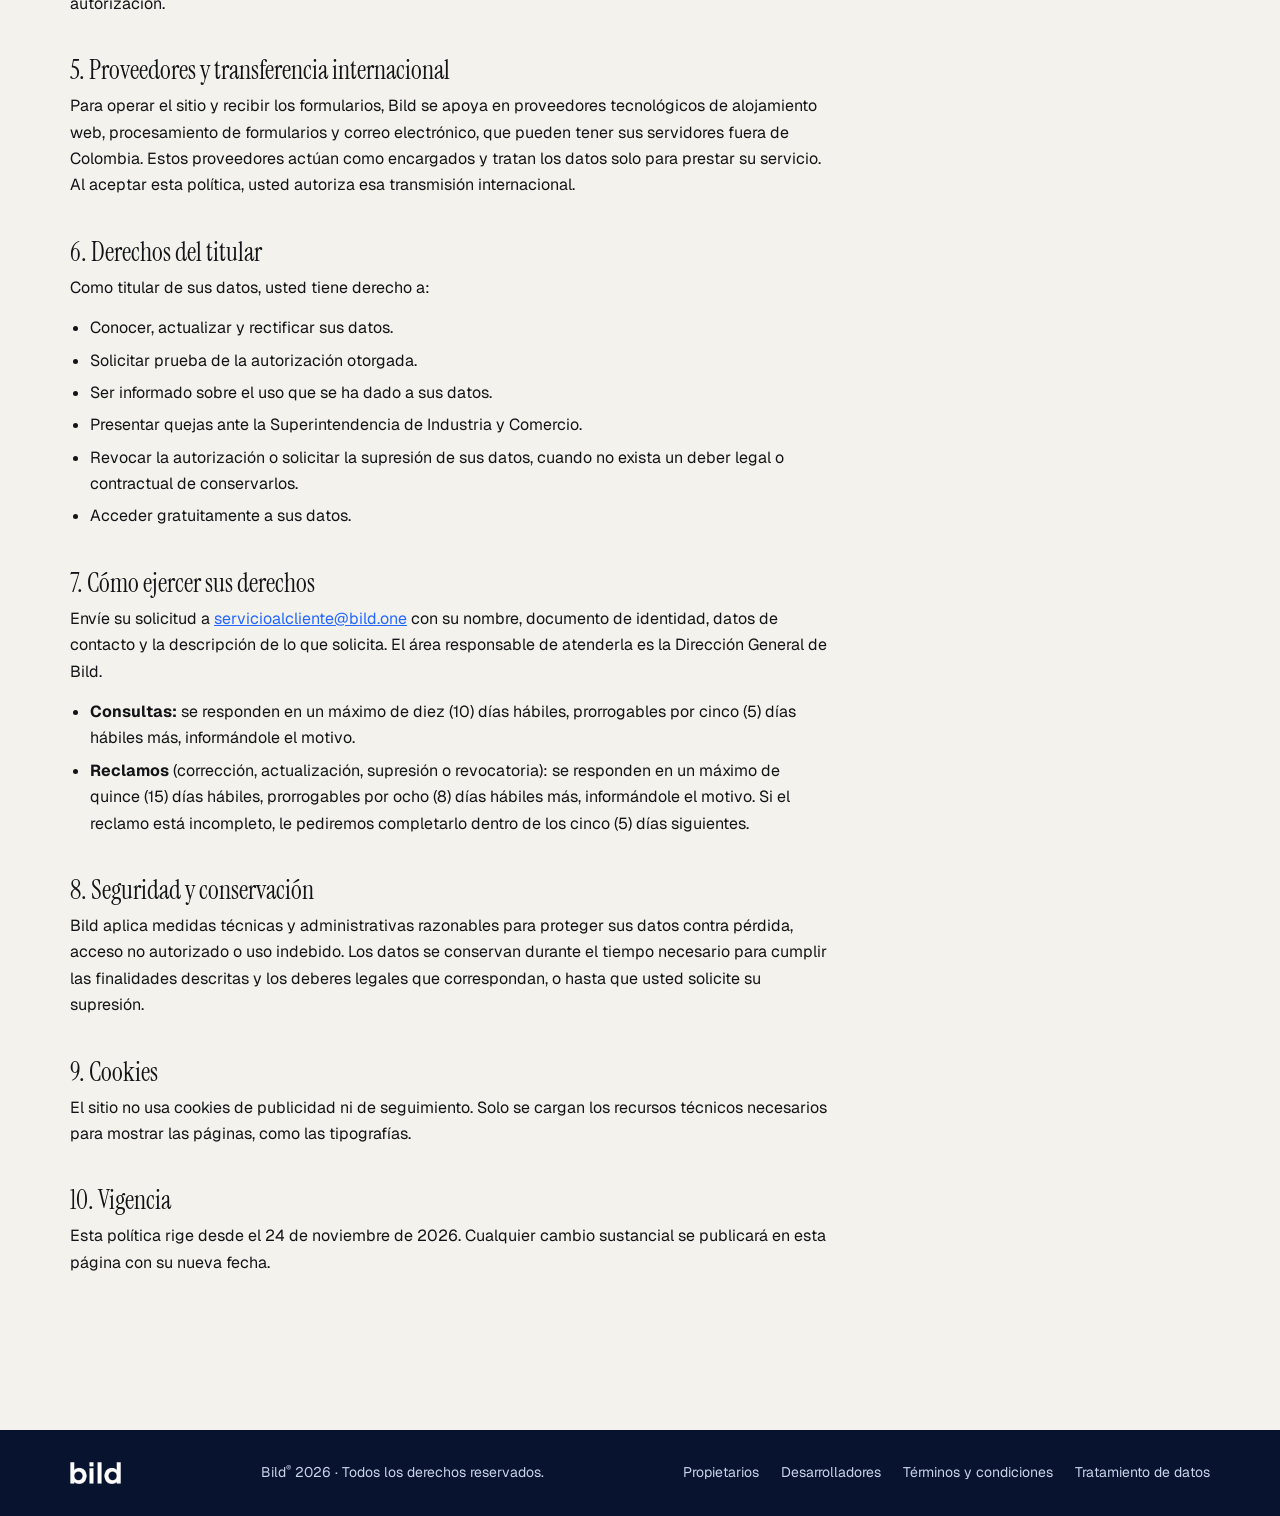
<file: privacidad.html>
<!DOCTYPE html>
<html lang="es">
<head>
<meta charset="utf-8">
<meta name="viewport" content="width=device-width, initial-scale=1">
<title>Política de tratamiento de datos · Bild</title>
<meta name="description" content="Política de tratamiento de datos del sitio web de Bild.">
<meta property="og:title" content="Bild · Negocios inmobiliarios donde todos ganan más">
<meta property="og:description" content="Conectamos propietarios de tierra y desarrolladores con velocidad, inteligencia y reglas claras.">
<link rel="icon" href="favicon.ico" sizes="48x48">
<link rel="icon" href="assets/icons/favicon-32.png" type="image/png" sizes="32x32">
<link rel="icon" href="assets/icons/icon-192.png" type="image/png" sizes="192x192">
<link rel="apple-touch-icon" href="assets/icons/apple-touch-icon.png">
<link rel="manifest" href="site.webmanifest">
<meta name="theme-color" content="#0B1A3A">
<link rel="preconnect" href="https://fonts.googleapis.com">
<link rel="preconnect" href="https://fonts.gstatic.com" crossorigin>
<link href="https://fonts.googleapis.com/css2?family=Geist:wght@300;400;500;600&family=Geist+Mono:wght@400;500&family=Instrument+Serif:ital@0;1&display=swap" rel="stylesheet">
<link rel="stylesheet" href="assets/site.css">
</head>
<body>
<header class="top">
  <div class="wrap bar">
    <a class="logo" href="index.html" aria-label="Bild, inicio"><img src="assets/bild-logo-blanco.png" alt="Bild" width="120" height="26"></a>
    <nav class="main" aria-label="Principal">
      <a href="propietarios.html">Propietarios</a><a href="desarrolladores.html">Desarrolladores</a><a href="index.html#proyectos">Experiencia</a><a href="index.html#equipo">Equipo</a>
      <a class="btn btn-blue" href="index.html#contacto">Hablemos</a>
    </nav>
    <details class="menu"><summary>Menú</summary>
      <div class="panel"><a href="propietarios.html">Propietarios</a><a href="desarrolladores.html">Desarrolladores</a><a href="index.html#proyectos">Experiencia</a><a href="index.html#equipo">Equipo</a><a href="index.html#contacto">Hablemos →</a></div>
    </details>
  </div>
</header>

<main>
<section class="section legal">
  <div class="wrap">
    <div class="stack"><span class="eyebrow">Legal</span><h1>Política de tratamiento de <em>datos personales.</em></h1><p class="mono">Última actualización: 24 de noviembre de 2026</p></div>
    <article class="legal-body">
<p>En cumplimiento de la Ley 1581 de 2012, el Decreto 1377 de 2013 (compilado en el Decreto 1074 de 2015) y demás normas que los complementen, Bild adopta la presente política para el tratamiento de los datos personales que recibe a través de su sitio web y en el desarrollo de su actividad.</p>

<h2>1. Responsable del tratamiento</h2>
<dl class="kv">
<dt>Razón social</dt><dd>LAMO S.A.S., que opera bajo la marca Bild</dd>
<dt>NIT</dt><dd>901.653.320-2</dd>
<dt>Domicilio</dt><dd>Bogotá D.C., Colombia</dd>
<dt>Dirección</dt><dd>Carrera 16 # 97-37, barrio El Chicó, Bogotá D.C.</dd>
<dt>Correo</dt><dd><a href="mailto:servicioalcliente@bild.one">servicioalcliente@bild.one</a></dd>
<dt>Teléfono</dt><dd>+57 317 641 9417</dd>
</dl>

<h2>2. Datos que recolectamos</h2>
<p>A través de los formularios del sitio recolectamos los datos que usted nos entrega: nombre, empresa, correo electrónico, número de celular, ciudad o sector y área aproximada del predio, su relación con el predio, y las zonas, productos y modalidades de negocio de su interés. Por razones de seguridad y para prevenir envíos automatizados, también se registran datos técnicos como la fecha y hora del envío.</p>
<p>Bild no solicita datos sensibles ni datos de niñas, niños o adolescentes. Si usted nos entrega datos sensibles, no está obligado a hacerlo.</p>

<h2>3. Finalidades</h2>
<p>Sus datos se usan para:</p>
<ul>
<li>Contactarlo y atender la solicitud que nos envió.</li>
<li>Evaluar el potencial de su predio o las oportunidades de desarrollo que le interesan.</li>
<li>Presentarle propuestas, oportunidades y servicios de Bild relacionados con su solicitud.</li>
<li>Compartir su información con desarrolladores, inversionistas o aliados de Bild, solo cuando sea necesario para estructurar el negocio que usted solicitó y con su conocimiento previo.</li>
<li>Gestionar la relación comercial, contractual y de facturación que se derive.</li>
<li>Cumplir obligaciones legales y atender requerimientos de autoridades.</li>
<li>Proteger la seguridad del sitio y prevenir fraudes o envíos automatizados.</li>
</ul>

<h2>4. Autorización</h2>
<p>Al marcar la casilla de autorización y enviar un formulario, usted autoriza de manera previa, expresa e informada el tratamiento de sus datos para las finalidades de esta política. Bild conserva prueba de esa autorización.</p>

<h2>5. Proveedores y transferencia internacional</h2>
<p>Para operar el sitio y recibir los formularios, Bild se apoya en proveedores tecnológicos de alojamiento web, procesamiento de formularios y correo electrónico, que pueden tener sus servidores fuera de Colombia. Estos proveedores actúan como encargados y tratan los datos solo para prestar su servicio. Al aceptar esta política, usted autoriza esa transmisión internacional.</p>

<h2>6. Derechos del titular</h2>
<p>Como titular de sus datos, usted tiene derecho a:</p>
<ul>
<li>Conocer, actualizar y rectificar sus datos.</li>
<li>Solicitar prueba de la autorización otorgada.</li>
<li>Ser informado sobre el uso que se ha dado a sus datos.</li>
<li>Presentar quejas ante la Superintendencia de Industria y Comercio.</li>
<li>Revocar la autorización o solicitar la supresión de sus datos, cuando no exista un deber legal o contractual de conservarlos.</li>
<li>Acceder gratuitamente a sus datos.</li>
</ul>

<h2>7. Cómo ejercer sus derechos</h2>
<p>Envíe su solicitud a <a href="mailto:servicioalcliente@bild.one">servicioalcliente@bild.one</a> con su nombre, documento de identidad, datos de contacto y la descripción de lo que solicita. El área responsable de atenderla es la Dirección General de Bild.</p>
<ul>
<li><strong>Consultas:</strong> se responden en un máximo de diez (10) días hábiles, prorrogables por cinco (5) días hábiles más, informándole el motivo.</li>
<li><strong>Reclamos</strong> (corrección, actualización, supresión o revocatoria): se responden en un máximo de quince (15) días hábiles, prorrogables por ocho (8) días hábiles más, informándole el motivo. Si el reclamo está incompleto, le pediremos completarlo dentro de los cinco (5) días siguientes.</li>
</ul>

<h2>8. Seguridad y conservación</h2>
<p>Bild aplica medidas técnicas y administrativas razonables para proteger sus datos contra pérdida, acceso no autorizado o uso indebido. Los datos se conservan durante el tiempo necesario para cumplir las finalidades descritas y los deberes legales que correspondan, o hasta que usted solicite su supresión.</p>

<h2>9. Cookies</h2>
<p>El sitio no usa cookies de publicidad ni de seguimiento. Solo se cargan los recursos técnicos necesarios para mostrar las páginas, como las tipografías.</p>

<h2>10. Vigencia</h2>
<p>Esta política rige desde el 24 de noviembre de 2026. Cualquier cambio sustancial se publicará en esta página con su nueva fecha.</p>
    </article>
  </div>
</section>
</main>
<footer>
  <div class="wrap bar">
    <a href="index.html"><img src="assets/bild-logo-blanco.png" alt="Bild" width="100" height="22"></a>
    <span>Bild<sup>®</sup> 2026 · Todos los derechos reservados.</span>
    <nav aria-label="Pie">
      <a href="propietarios.html">Propietarios</a>
      <a href="desarrolladores.html">Desarrolladores</a>
      <a href="terminos.html">Términos y condiciones</a>
      <a href="privacidad.html">Tratamiento de datos</a>
    </nav>
  </div>
</footer>
<script src="assets/site.js"></script>
</body>
</html>
</file>
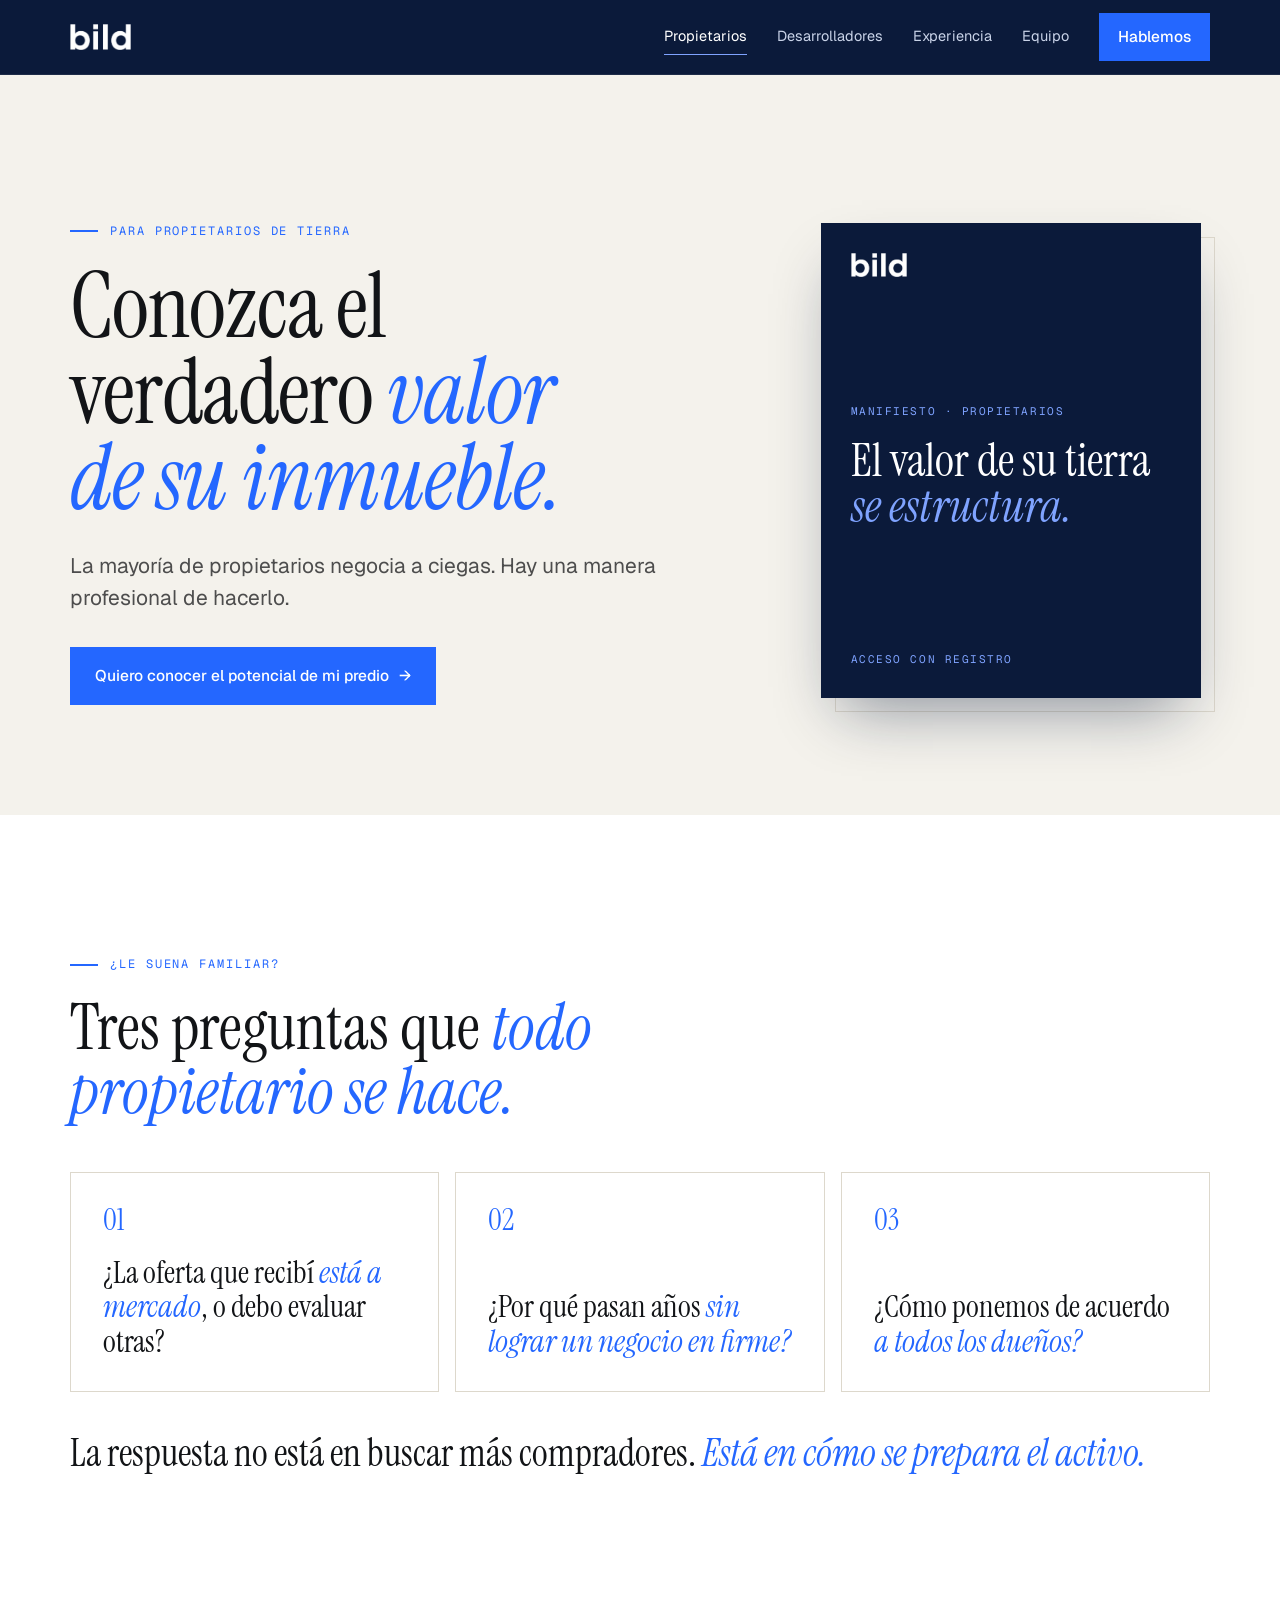
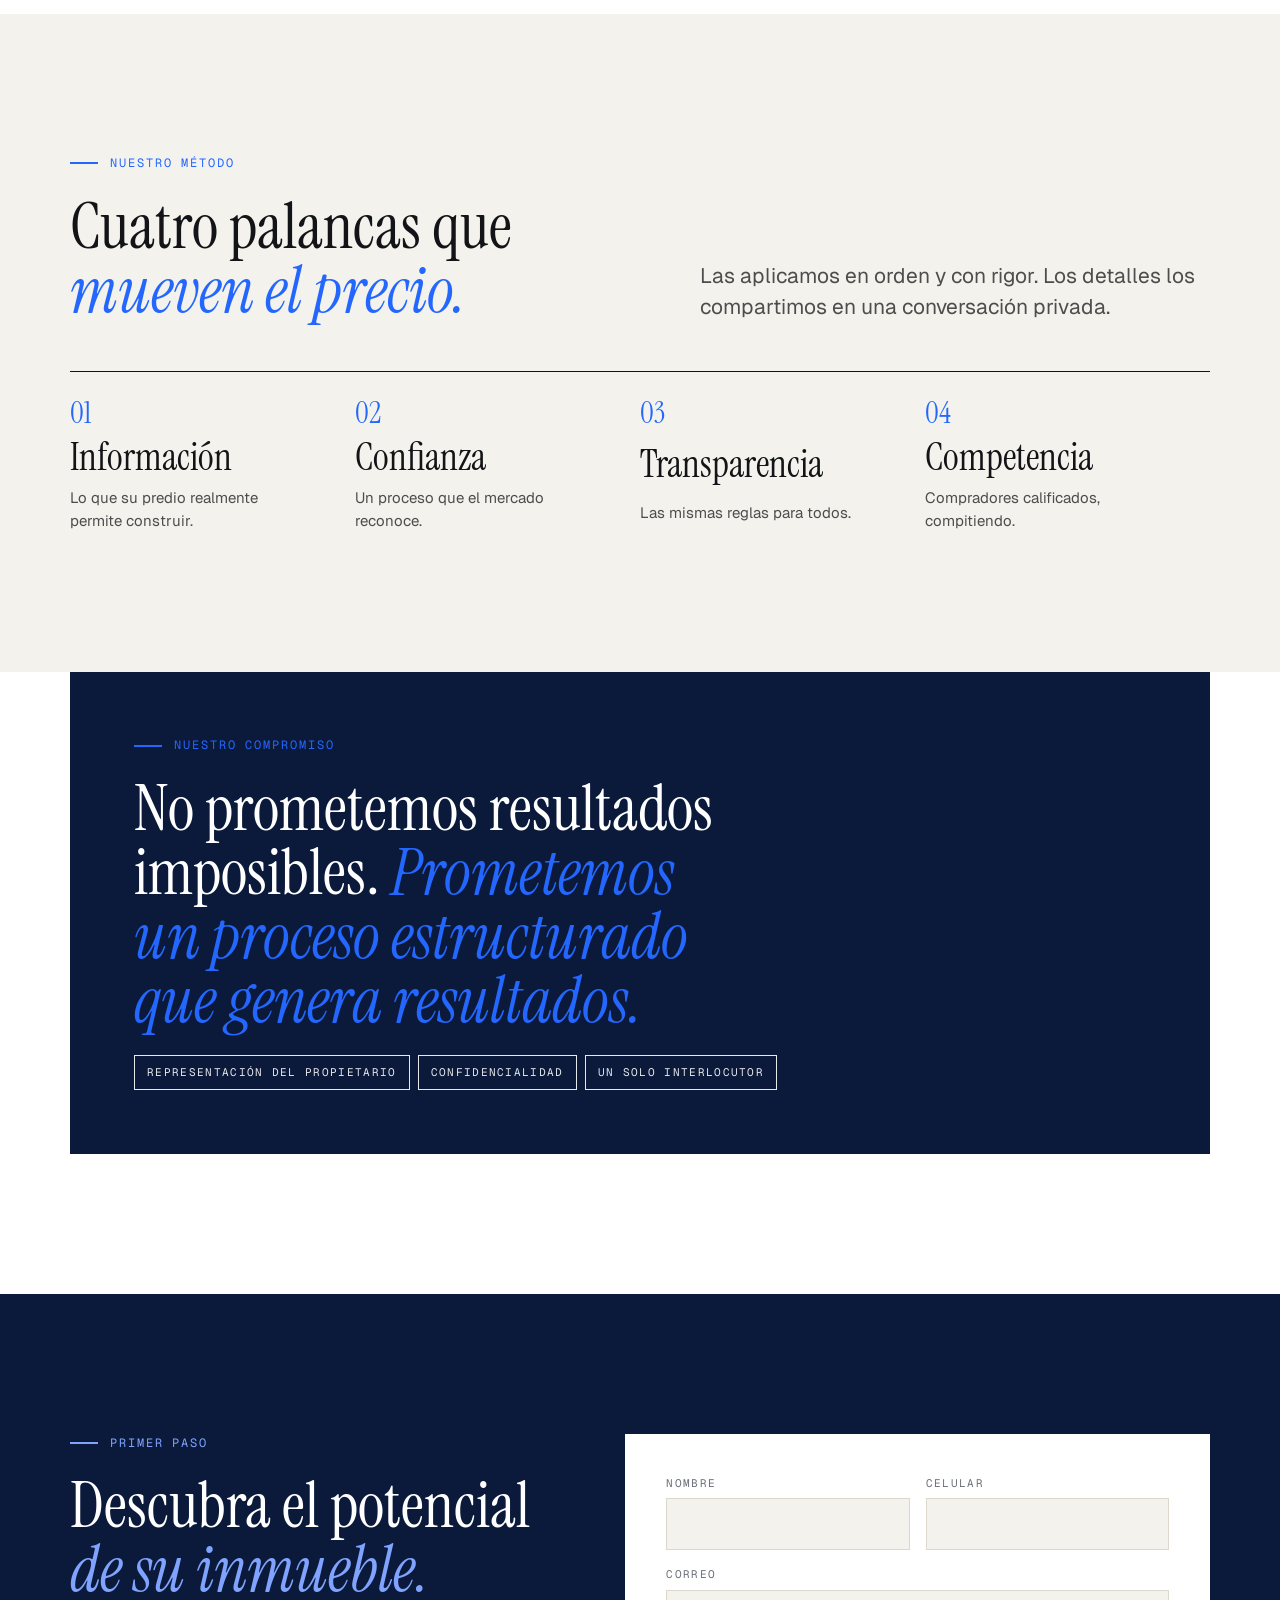
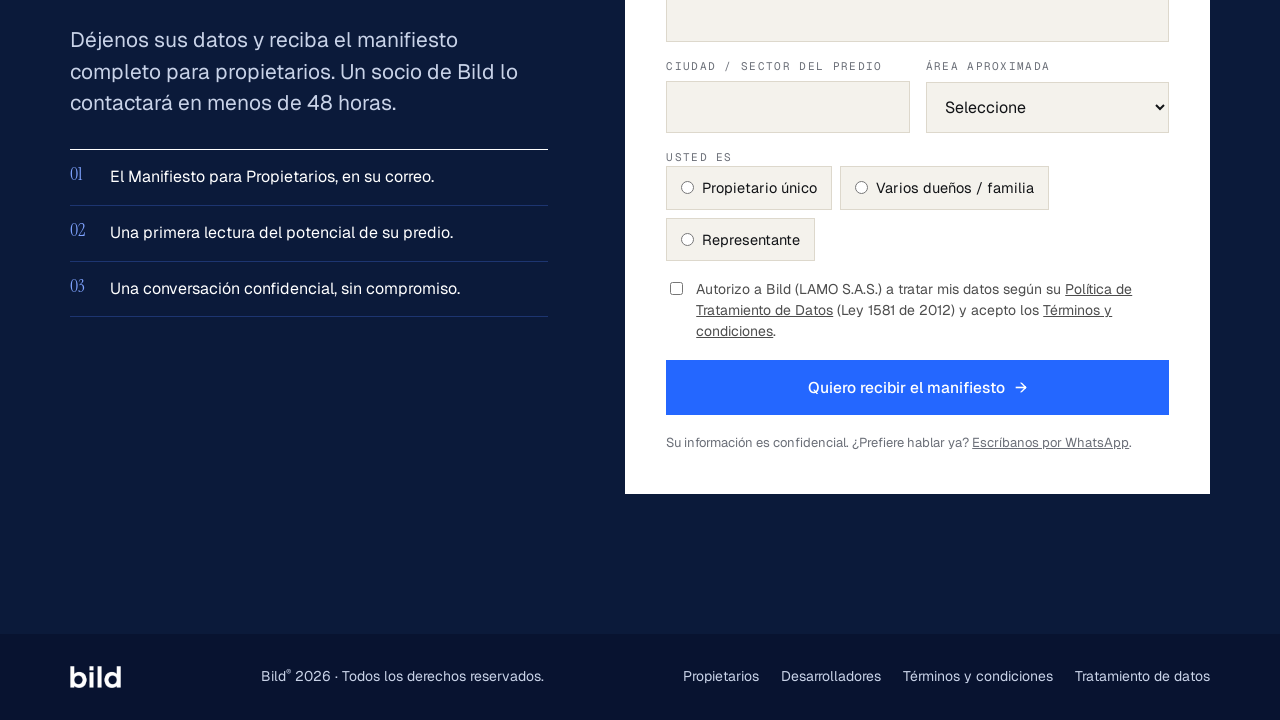
<file: propietarios.html>
<!DOCTYPE html>
<html lang="es">
<head>
<meta charset="utf-8">
<meta name="viewport" content="width=device-width, initial-scale=1">
<title>Bild · Propietarios de tierra</title>
<meta name="description" content="Conozca el verdadero valor de su inmueble. Descubra cómo estructuramos su valor.">
<meta property="og:title" content="Bild · Propietarios de tierra">
<meta property="og:description" content="Conozca el verdadero valor de su inmueble. Descubra cómo estructuramos su valor.">
<link rel="icon" href="favicon.ico" sizes="48x48">
<link rel="icon" href="assets/icons/favicon-32.png" type="image/png" sizes="32x32">
<link rel="icon" href="assets/icons/icon-192.png" type="image/png" sizes="192x192">
<link rel="apple-touch-icon" href="assets/icons/apple-touch-icon.png">
<link rel="manifest" href="site.webmanifest">
<meta name="theme-color" content="#0B1A3A">
<link rel="preconnect" href="https://fonts.googleapis.com">
<link rel="preconnect" href="https://fonts.gstatic.com" crossorigin>
<link href="https://fonts.googleapis.com/css2?family=Geist:wght@300;400;500;600&family=Geist+Mono:wght@400;500&family=Instrument+Serif:ital@0;1&display=swap" rel="stylesheet">
<link rel="stylesheet" href="assets/site.css">
</head>
<body class="has-sticky">
<header class="top">
  <div class="wrap bar">
    <a class="logo" href="index.html" aria-label="Bild, inicio"><img src="assets/bild-logo-blanco.png" alt="Bild" width="120" height="26"></a>
    <nav class="main" aria-label="Principal">
      <a href="propietarios.html" aria-current="page">Propietarios</a><a href="desarrolladores.html">Desarrolladores</a><a href="index.html#proyectos">Experiencia</a><a href="index.html#equipo">Equipo</a>
      <a class="btn btn-blue" href="propietarios.html#formulario">Hablemos</a>
    </nav>
    <details class="menu"><summary>Menú</summary>
      <div class="panel"><a href="propietarios.html" aria-current="page">Propietarios</a><a href="desarrolladores.html">Desarrolladores</a><a href="index.html#proyectos">Experiencia</a><a href="index.html#equipo">Equipo</a><a href="propietarios.html#formulario">Hablemos →</a></div>
    </details>
  </div>
</header>

<main>
<section class="hero">
  <div class="wrap hero-split">
    <div>
      <span class="eyebrow">Para propietarios de tierra</span>
      <h1>Conozca el verdadero <em>valor de su inmueble.</em></h1>
      <p class="lead">La mayoría de propietarios negocia a ciegas. Hay una manera profesional de hacerlo.</p>
      <div class="actions" style="margin-top:34px">
        <a class="btn btn-blue" href="#formulario">Quiero conocer el potencial de mi predio <span class="ar">→</span></a>
      </div>
    </div>
    <div class="paper reveal" aria-hidden="true">
      <img src="assets/bild-logo-blanco.png" alt="" width="110" height="24">
      <div><span class="mono">Manifiesto · Propietarios</span>
      <h3 style="margin-top:14px">El valor de su tierra <em>se estructura.</em></h3></div>
      <span class="mono">Acceso con registro</span>
    </div>
  </div>
</section>

<section class="section white">
  <div class="wrap">
    <div class="head reveal">
      <div class="stack"><span class="eyebrow">¿Le suena familiar?</span><h2>Tres preguntas que <em>todo propietario se hace.</em></h2></div>
    </div>
    <div class="pains reveal">
      <div class="pain"><span class="num">01</span><p>¿La oferta que recibí <em>está a mercado</em>, o debo evaluar otras?</p></div>
      <div class="pain"><span class="num">02</span><p>¿Por qué pasan años <em>sin lograr un negocio en firme?</em></p></div>
      <div class="pain"><span class="num">03</span><p>¿Cómo ponemos de acuerdo <em>a todos los dueños?</em></p></div>
    </div>
    <p class="punch reveal">La respuesta no está en buscar más compradores. <em>Está en cómo se prepara el activo.</em></p>
  </div>
</section>

<section class="section">
  <div class="wrap">
    <div class="head reveal">
      <div class="stack"><span class="eyebrow">Nuestro método</span><h2>Cuatro palancas que <em>mueven el precio.</em></h2></div>
      <p class="lead">Las aplicamos en orden y con rigor. Los detalles los compartimos en una conversación privada.</p>
    </div>
    <div class="words reveal">
      <div><span class="num">01</span><strong>Información</strong><p>Lo que su predio realmente permite construir.</p></div>
      <div><span class="num">02</span><strong>Confianza</strong><p>Un proceso que el mercado reconoce.</p></div>
      <div><span class="num">03</span><strong>Transparencia</strong><p>Las mismas reglas para todos.</p></div>
      <div><span class="num">04</span><strong>Competencia</strong><p>Compradores calificados, compitiendo.</p></div>
    </div>
  </div>
</section>

<section class="section white" style="padding-top:0">
  <div class="wrap">
    <div class="statement navy reveal">
      <span class="eyebrow">Nuestro compromiso</span>
      <h2>No prometemos resultados imposibles. <em>Prometemos un proceso estructurado que genera resultados.</em></h2>
      <div class="chips"><span class="chip">Representación del propietario</span><span class="chip">Confidencialidad</span><span class="chip">Un solo interlocutor</span></div>
    </div>
  </div>
</section>

<section class="section dark" id="formulario">
  <div class="wrap lead-box">
    <div class="stack">
      <span class="eyebrow">Primer paso</span>
      <h2>Descubra el potencial <em>de su inmueble.</em></h2>
      <p class="lead">Déjenos sus datos y reciba el manifiesto completo para propietarios. Un socio de Bild lo contactará en menos de 48 horas.</p>
      <div class="perks">
        <div><span class="num">01</span><span>El Manifiesto para Propietarios, en su correo.</span></div>
        <div><span class="num">02</span><span>Una primera lectura del potencial de su predio.</span></div>
        <div><span class="num">03</span><span>Una conversación confidencial, sin compromiso.</span></div>
      </div>
    </div>
    <form class="lead" method="post" action="https://api.web3forms.com/submit" data-endpoint="https://api.web3forms.com/submit" novalidate>
      <input type="hidden" name="access_key" value="a161ed86-314e-4954-aacd-c88f121c8163">
      <input type="hidden" name="subject" value="Nuevo contacto web · Propietario">
      <input type="hidden" name="from_name" value="Bild · Sitio web">
      <input type="hidden" name="redirect" value="https://bild.one/gracias.html">
      <div class="hp" aria-hidden="true"><label for="p-web">No llenar este campo</label><input id="p-web" name="website" tabindex="-1" autocomplete="off"></div>
      <input type="hidden" name="_t" value=""><input type="hidden" name="_js" value="">
      <input type="hidden" name="publico" value="Propietario">
      <div class="fields">
        <div class="field"><label for="p-nombre">Nombre</label><input id="p-nombre" name="nombre" autocomplete="name" required></div>
        <div class="field"><label for="p-cel">Celular</label><input id="p-cel" name="celular" type="tel" autocomplete="tel" required></div>
        <div class="field full"><label for="p-mail">Correo</label><input id="p-mail" name="email" type="email" autocomplete="email" required></div>
        <div class="field"><label for="p-ubic">Ciudad / sector del predio</label><input id="p-ubic" name="ubicacion" required></div>
        <div class="field"><label for="p-area">Área aproximada</label>
          <select id="p-area" name="area"><option value="">Seleccione</option><option>Menos de 1.000 m²</option><option>1.000 – 5.000 m²</option><option>5.000 m² – 1 ha</option><option>Más de 1 ha</option><option>No lo sé</option></select></div>
        <fieldset class="field full"><legend>Usted es</legend>
          <div class="opts">
            <label><input type="radio" name="relacion" value="Propietario único" required> Propietario único</label>
            <label><input type="radio" name="relacion" value="Varios propietarios / familia"> Varios dueños / familia</label>
            <label><input type="radio" name="relacion" value="Representante"> Representante</label>
          </div></fieldset>
      </div>
      <label class="consent"><input type="checkbox" name="autorizacion" required> <span>Autorizo a Bild (LAMO S.A.S.) a tratar mis datos según su <a href="privacidad.html" target="_blank">Política de Tratamiento de Datos</a> (Ley 1581 de 2012) y acepto los <a href="terminos.html" target="_blank">Términos y condiciones</a>.</span></label>
      <button class="btn btn-blue" type="submit">Quiero recibir el manifiesto <span class="ar">→</span></button>
      <div class="ok" role="status"><strong>¡Gracias!</strong> Recibimos sus datos. Muy pronto le escribiremos con el manifiesto y para agendar la conversación.</div>
      <p class="fine">Su información es confidencial. ¿Prefiere hablar ya? <a href="https://wa.me/573176419417" target="_blank" rel="noopener">Escríbanos por WhatsApp</a>.</p>
    </form>
  </div>
</section>
</main>
<footer>
  <div class="wrap bar">
    <a href="index.html"><img src="assets/bild-logo-blanco.png" alt="Bild" width="100" height="22"></a>
    <span>Bild<sup>®</sup> 2026 · Todos los derechos reservados.</span>
    <nav aria-label="Pie">
      <a href="propietarios.html">Propietarios</a>
      <a href="desarrolladores.html">Desarrolladores</a>
      <a href="terminos.html">Términos y condiciones</a>
      <a href="privacidad.html">Tratamiento de datos</a>
    </nav>
  </div>
</footer>
<script src="assets/site.js"></script>
</body>
</html>
</file>
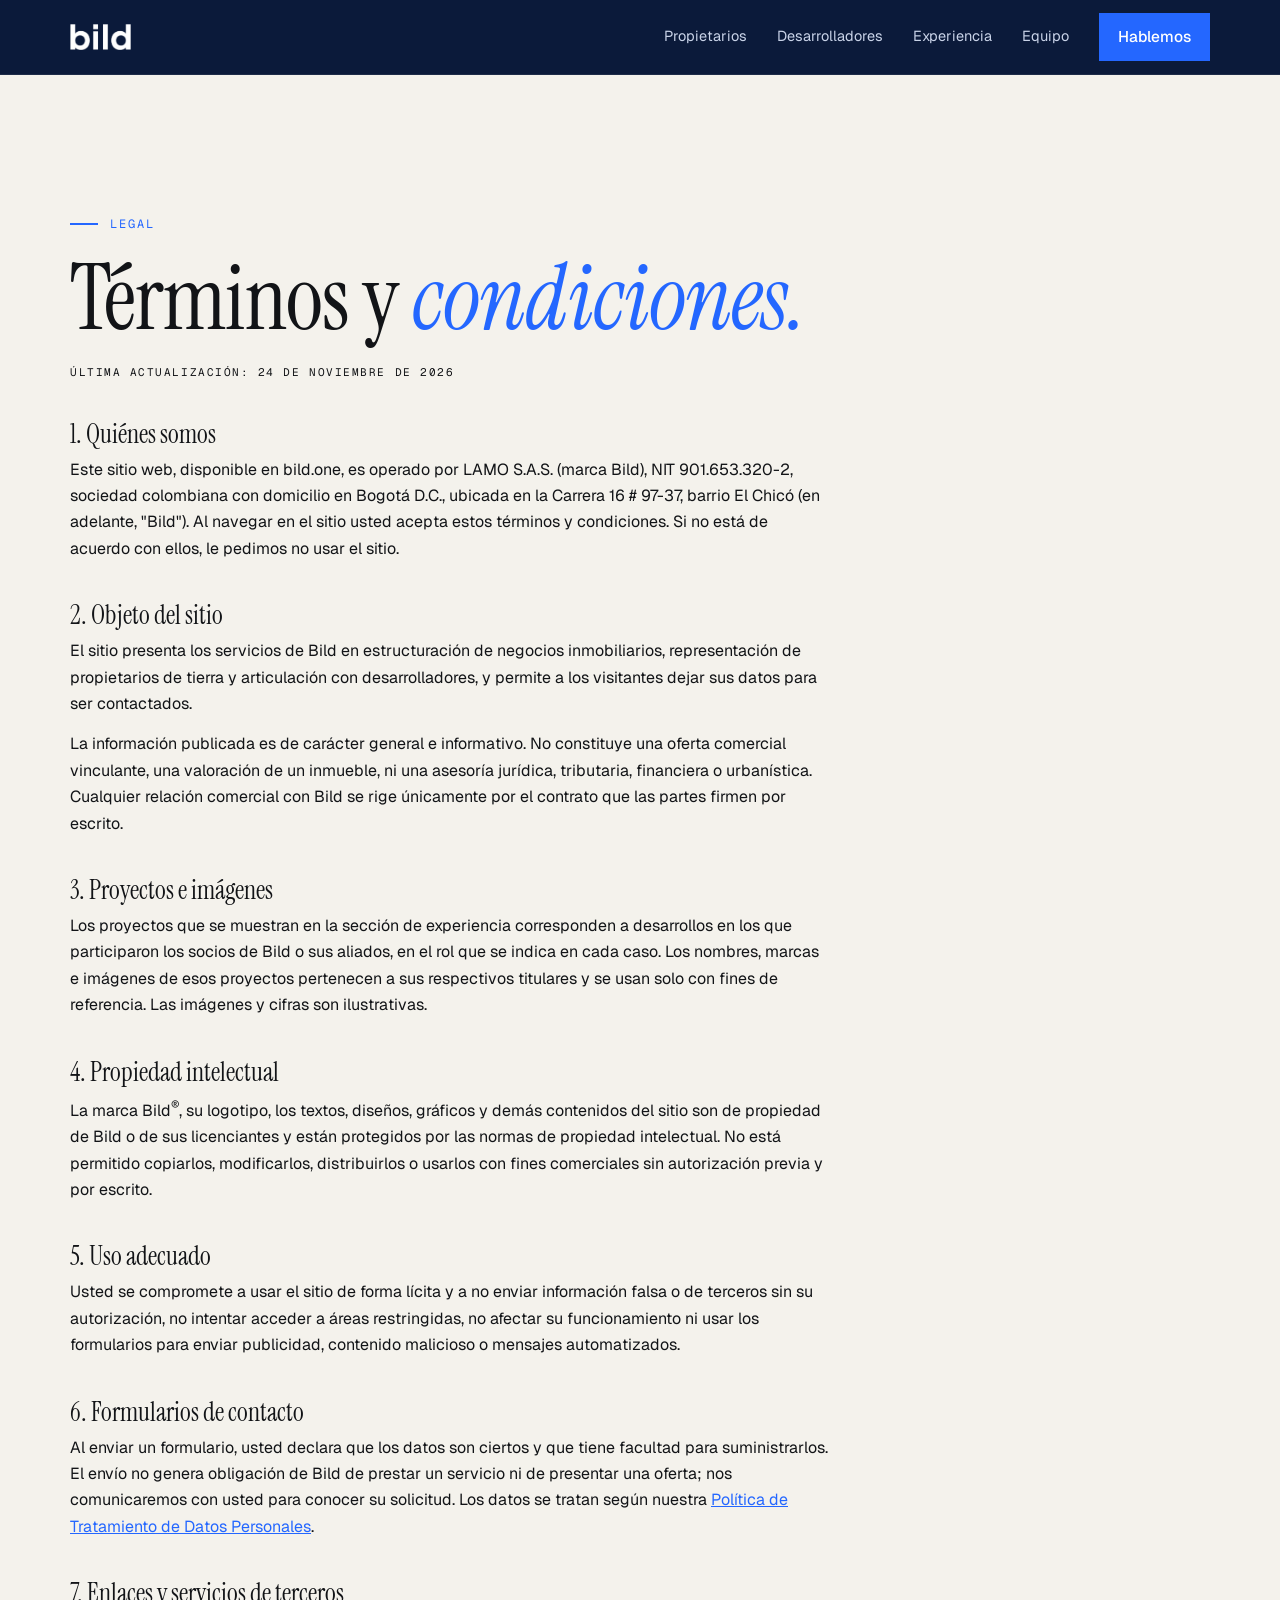
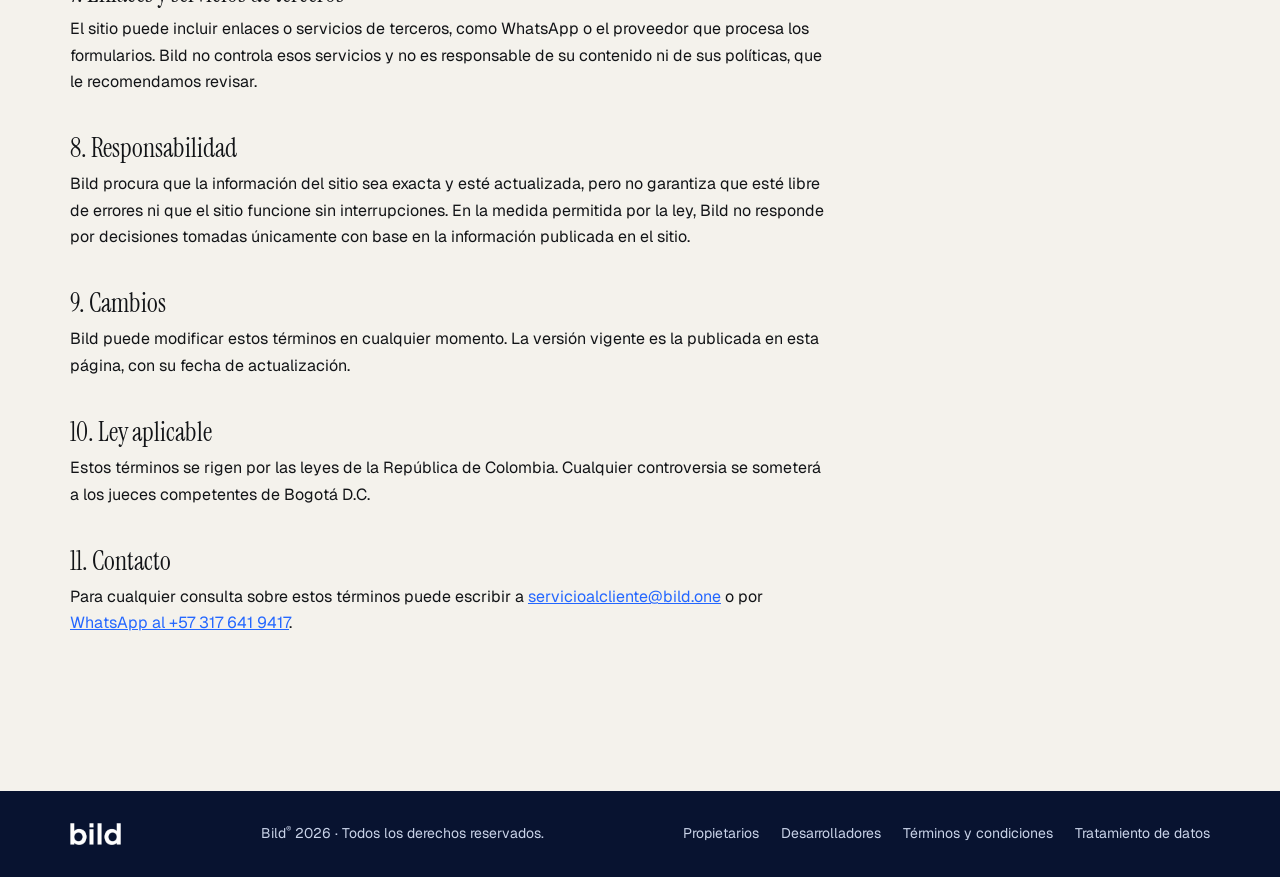
<file: terminos.html>
<!DOCTYPE html>
<html lang="es">
<head>
<meta charset="utf-8">
<meta name="viewport" content="width=device-width, initial-scale=1">
<title>Términos y condiciones · Bild</title>
<meta name="description" content="Términos y condiciones del sitio web de Bild.">
<meta property="og:title" content="Bild · Negocios inmobiliarios donde todos ganan más">
<meta property="og:description" content="Conectamos propietarios de tierra y desarrolladores con velocidad, inteligencia y reglas claras.">
<link rel="icon" href="favicon.ico" sizes="48x48">
<link rel="icon" href="assets/icons/favicon-32.png" type="image/png" sizes="32x32">
<link rel="icon" href="assets/icons/icon-192.png" type="image/png" sizes="192x192">
<link rel="apple-touch-icon" href="assets/icons/apple-touch-icon.png">
<link rel="manifest" href="site.webmanifest">
<meta name="theme-color" content="#0B1A3A">
<link rel="preconnect" href="https://fonts.googleapis.com">
<link rel="preconnect" href="https://fonts.gstatic.com" crossorigin>
<link href="https://fonts.googleapis.com/css2?family=Geist:wght@300;400;500;600&family=Geist+Mono:wght@400;500&family=Instrument+Serif:ital@0;1&display=swap" rel="stylesheet">
<link rel="stylesheet" href="assets/site.css">
</head>
<body>
<header class="top">
  <div class="wrap bar">
    <a class="logo" href="index.html" aria-label="Bild, inicio"><img src="assets/bild-logo-blanco.png" alt="Bild" width="120" height="26"></a>
    <nav class="main" aria-label="Principal">
      <a href="propietarios.html">Propietarios</a><a href="desarrolladores.html">Desarrolladores</a><a href="index.html#proyectos">Experiencia</a><a href="index.html#equipo">Equipo</a>
      <a class="btn btn-blue" href="index.html#contacto">Hablemos</a>
    </nav>
    <details class="menu"><summary>Menú</summary>
      <div class="panel"><a href="propietarios.html">Propietarios</a><a href="desarrolladores.html">Desarrolladores</a><a href="index.html#proyectos">Experiencia</a><a href="index.html#equipo">Equipo</a><a href="index.html#contacto">Hablemos →</a></div>
    </details>
  </div>
</header>

<main>
<section class="section legal">
  <div class="wrap">
    <div class="stack"><span class="eyebrow">Legal</span><h1>Términos y <em>condiciones.</em></h1><p class="mono">Última actualización: 24 de noviembre de 2026</p></div>
    <article class="legal-body">
<h2>1. Quiénes somos</h2>
<p>Este sitio web, disponible en bild.one, es operado por LAMO S.A.S. (marca Bild), NIT 901.653.320-2, sociedad colombiana con domicilio en Bogotá D.C., ubicada en la Carrera 16 # 97-37, barrio El Chicó (en adelante, "Bild"). Al navegar en el sitio usted acepta estos términos y condiciones. Si no está de acuerdo con ellos, le pedimos no usar el sitio.</p>

<h2>2. Objeto del sitio</h2>
<p>El sitio presenta los servicios de Bild en estructuración de negocios inmobiliarios, representación de propietarios de tierra y articulación con desarrolladores, y permite a los visitantes dejar sus datos para ser contactados.</p>
<p>La información publicada es de carácter general e informativo. No constituye una oferta comercial vinculante, una valoración de un inmueble, ni una asesoría jurídica, tributaria, financiera o urbanística. Cualquier relación comercial con Bild se rige únicamente por el contrato que las partes firmen por escrito.</p>

<h2>3. Proyectos e imágenes</h2>
<p>Los proyectos que se muestran en la sección de experiencia corresponden a desarrollos en los que participaron los socios de Bild o sus aliados, en el rol que se indica en cada caso. Los nombres, marcas e imágenes de esos proyectos pertenecen a sus respectivos titulares y se usan solo con fines de referencia. Las imágenes y cifras son ilustrativas.</p>

<h2>4. Propiedad intelectual</h2>
<p>La marca Bild<sup>®</sup>, su logotipo, los textos, diseños, gráficos y demás contenidos del sitio son de propiedad de Bild o de sus licenciantes y están protegidos por las normas de propiedad intelectual. No está permitido copiarlos, modificarlos, distribuirlos o usarlos con fines comerciales sin autorización previa y por escrito.</p>

<h2>5. Uso adecuado</h2>
<p>Usted se compromete a usar el sitio de forma lícita y a no enviar información falsa o de terceros sin su autorización, no intentar acceder a áreas restringidas, no afectar su funcionamiento ni usar los formularios para enviar publicidad, contenido malicioso o mensajes automatizados.</p>

<h2>6. Formularios de contacto</h2>
<p>Al enviar un formulario, usted declara que los datos son ciertos y que tiene facultad para suministrarlos. El envío no genera obligación de Bild de prestar un servicio ni de presentar una oferta; nos comunicaremos con usted para conocer su solicitud. Los datos se tratan según nuestra <a href="privacidad.html">Política de Tratamiento de Datos Personales</a>.</p>

<h2>7. Enlaces y servicios de terceros</h2>
<p>El sitio puede incluir enlaces o servicios de terceros, como WhatsApp o el proveedor que procesa los formularios. Bild no controla esos servicios y no es responsable de su contenido ni de sus políticas, que le recomendamos revisar.</p>

<h2>8. Responsabilidad</h2>
<p>Bild procura que la información del sitio sea exacta y esté actualizada, pero no garantiza que esté libre de errores ni que el sitio funcione sin interrupciones. En la medida permitida por la ley, Bild no responde por decisiones tomadas únicamente con base en la información publicada en el sitio.</p>

<h2>9. Cambios</h2>
<p>Bild puede modificar estos términos en cualquier momento. La versión vigente es la publicada en esta página, con su fecha de actualización.</p>

<h2>10. Ley aplicable</h2>
<p>Estos términos se rigen por las leyes de la República de Colombia. Cualquier controversia se someterá a los jueces competentes de Bogotá D.C.</p>

<h2>11. Contacto</h2>
<p>Para cualquier consulta sobre estos términos puede escribir a <a href="mailto:servicioalcliente@bild.one">servicioalcliente@bild.one</a> o por <a href="https://wa.me/573176419417">WhatsApp al +57 317 641 9417</a>.</p>
    </article>
  </div>
</section>
</main>
<footer>
  <div class="wrap bar">
    <a href="index.html"><img src="assets/bild-logo-blanco.png" alt="Bild" width="100" height="22"></a>
    <span>Bild<sup>®</sup> 2026 · Todos los derechos reservados.</span>
    <nav aria-label="Pie">
      <a href="propietarios.html">Propietarios</a>
      <a href="desarrolladores.html">Desarrolladores</a>
      <a href="terminos.html">Términos y condiciones</a>
      <a href="privacidad.html">Tratamiento de datos</a>
    </nav>
  </div>
</footer>
<script src="assets/site.js"></script>
</body>
</html>
</file>
<file: assets/site.css>
/* Bild · sitio web. Marca v3: Navy, Blue Bild, Paper. Instrument Serif / Geist / Geist Mono. */
:root{
  --navy:#0B1A3A; --navy-2:#13264F; --navy-3:#1D3570; --blue:#2467FF; --blue-d:#1A55E0; --blue-light:#7FA3FF; --tint:#E8EEFF;
  --paper:#F4F2EC; --white:#FFFFFF; --ink:#121417; --grey:#4D4D4D; --muted:#6B6F78; --line:#DDD8CC; --soft:#C9D3E8;
  --serif:"Instrument Serif",Georgia,"Times New Roman",serif;
  --sans:"Geist",Arial,Helvetica,sans-serif;
  --mono:"Geist Mono","Courier New",monospace;
}
*{box-sizing:border-box}
html{scroll-behavior:smooth;scroll-padding-top:80px}
body{margin:0;background:var(--paper);color:var(--ink);font-family:var(--sans);font-size:16px;line-height:1.55;-webkit-font-smoothing:antialiased}
img{max-width:100%;display:block}
a{color:inherit}
p{margin:0}
.wrap{max-width:1180px;margin:0 auto;padding-left:max(20px,env(safe-area-inset-left,0px));padding-right:max(20px,env(safe-area-inset-right,0px))}
h1,h2,h3{font-family:var(--serif);font-weight:400;margin:0;text-wrap:balance}
h1{font-size:clamp(46px,7vw,96px);line-height:.96;letter-spacing:-.01em}
h2{font-size:clamp(36px,5vw,64px);line-height:1}
h3{font-size:clamp(24px,2.4vw,30px);line-height:1.1}
em{font-style:italic;color:var(--blue)}
.dark em{color:var(--blue-light)}
.eyebrow{font-family:var(--mono);font-size:12px;letter-spacing:.16em;text-transform:uppercase;color:var(--blue);display:inline-flex;align-items:center;gap:12px}
.eyebrow::before{content:"";width:28px;height:2px;background:currentColor}
.dark .eyebrow{color:var(--blue-light)}
.lead{font-size:clamp(18px,1.7vw,21px);line-height:1.5;color:var(--grey);max-width:52ch}
.dark{background:var(--navy);color:var(--white)}
.dark .lead{color:var(--soft)}
.white{background:var(--white)}
.section{padding-block:clamp(80px,11vw,140px)}
.stack{display:grid;gap:22px;align-content:start}
.mono{font-family:var(--mono);font-size:11px;letter-spacing:.14em;text-transform:uppercase}
.num{font-family:var(--serif);color:var(--blue);font-size:30px;line-height:1}
.dark .num{color:var(--blue-light)}
:focus-visible{outline:2px solid var(--blue);outline-offset:3px}

/* botones */
.btn{display:inline-flex;align-items:center;justify-content:center;gap:10px;font-family:var(--sans);font-weight:500;font-size:15.5px;text-decoration:none;padding:16px 24px;border:1px solid transparent;cursor:pointer;transition:background .2s,color .2s,border-color .2s,transform .2s}
.btn-blue{background:var(--blue);color:var(--white)}
.btn-blue:hover{background:var(--blue-d)}
.btn-line{border-color:currentColor;background:transparent;color:inherit}
.btn-line:hover{background:rgba(127,163,255,.12)}
.btn .ar{transition:transform .2s}
.btn:hover .ar{transform:translateX(4px)}
.actions{display:flex;flex-wrap:wrap;gap:12px}

/* header */
header.top{position:sticky;top:0;z-index:50;background:var(--navy);color:var(--white);border-bottom:1px solid rgba(255,255,255,.08)}
header.top .bar{display:flex;align-items:center;justify-content:space-between;height:74px;gap:24px}
header.top .logo img{height:26px;width:auto}
nav.main{display:flex;align-items:center;gap:30px;font-size:14.5px}
nav.main a{text-decoration:none;color:var(--soft);transition:color .2s;padding-block:6px;border-bottom:1px solid transparent}
nav.main a:hover,nav.main a[aria-current="page"]{color:var(--white)}
nav.main a[aria-current="page"]{border-bottom-color:var(--blue-light)}
nav.main a.btn{padding:11px 18px;color:var(--white);border-bottom:0}
.menu{display:none}
@media (max-width:900px){
  nav.main{display:none}
  .menu{display:block;position:relative}
  .menu summary{list-style:none;cursor:pointer;font-family:var(--mono);font-size:12px;letter-spacing:.14em;text-transform:uppercase;border:1px solid rgba(255,255,255,.35);padding:9px 14px}
  .menu summary::-webkit-details-marker{display:none}
  .menu[open] .panel{display:grid}
  .menu .panel{display:none;position:absolute;right:0;top:calc(100% + 16px);background:var(--navy);border:1px solid var(--navy-3);min-width:250px;padding:8px 0}
  .menu .panel a{padding:13px 20px;text-decoration:none;color:var(--white)}
  .menu .panel a:hover{background:var(--navy-2)}
}

/* hero */
.hero{padding-block:clamp(80px,11vw,140px) clamp(64px,9vw,110px)}
.hero h1{margin:24px 0 28px;max-width:17ch}
.hero-split{display:grid;grid-template-columns:minmax(0,1.25fr) minmax(0,.75fr);gap:clamp(32px,6vw,90px);align-items:center}
@media (max-width:900px){.hero-split{grid-template-columns:1fr}}

/* puertas (home) */
.doors{display:grid;grid-template-columns:1fr 1fr;gap:16px;margin-top:clamp(48px,6vw,80px)}
.door{position:relative;display:grid;gap:16px;align-content:space-between;min-height:300px;padding:clamp(28px,3.4vw,44px);text-decoration:none;transition:transform .25s}
.door:hover{transform:translateY(-4px)}
.door.owners{background:var(--paper);color:var(--ink)}
.door.devs{background:var(--blue);color:var(--white)}
.door .mono{color:var(--blue)}
.door.devs .mono{color:#DCE6FF}
.door h3{font-size:clamp(30px,3.4vw,46px);line-height:1.02;margin-top:14px}
.door.devs em{color:#DCE6FF}
.door .go{font-weight:500;display:inline-flex;gap:10px;align-items:center}
.door .go .ar{transition:transform .2s}
.door:hover .go .ar{transform:translateX(6px)}
@media (max-width:760px){.doors{grid-template-columns:1fr}.door{min-height:240px}}

/* tesis / valores */
.values{display:grid;grid-template-columns:repeat(3,1fr);gap:0;border-top:1px solid var(--ink);margin-top:48px}
.values div{padding:24px 24px 0 0;display:grid;gap:8px}
.values strong{font-family:var(--serif);font-weight:400;font-size:28px;line-height:1.05}
.values p{color:var(--grey);font-size:15.5px;max-width:30ch}
@media (max-width:700px){.values{grid-template-columns:1fr}.values div{padding:20px 0;border-bottom:1px solid var(--line)}}

/* puente */
.bridge{display:grid;grid-template-columns:1fr auto 1fr;gap:16px;align-items:stretch;margin-top:48px}
.bridge .side{background:var(--white);border:1px solid var(--line);padding:28px;display:grid;gap:10px;text-decoration:none;transition:border-color .2s}
.bridge a.side:hover{border-color:var(--blue)}
.bridge .side .mono{color:var(--blue)}
.bridge .side strong{font-family:var(--serif);font-weight:400;font-size:26px;line-height:1.1}
.bridge .core{background:var(--navy);color:var(--white);display:grid;place-items:center;padding:28px 40px;text-align:center}
.bridge .core img{height:30px;width:auto;margin:0 auto 10px}
.bridge .core .mono{color:var(--blue-light)}
@media (max-width:760px){.bridge{grid-template-columns:1fr}}

/* encabezado de sección */
.head{display:grid;grid-template-columns:minmax(0,1fr) minmax(0,.9fr);gap:clamp(24px,5vw,72px);align-items:end}
@media (max-width:860px){.head{grid-template-columns:1fr}}

/* preguntas (propietarios) */
.pains{display:grid;grid-template-columns:repeat(3,1fr);gap:16px;margin-top:48px}
.pain{background:var(--white);border:1px solid var(--line);padding:32px;display:grid;gap:18px;align-content:space-between;min-height:220px}
.pain p{font-family:var(--serif);font-size:clamp(24px,2.4vw,32px);line-height:1.12}
@media (max-width:860px){.pains{grid-template-columns:1fr}.pain{min-height:0}}
.punch{margin-top:40px;font-family:var(--serif);font-size:clamp(26px,3vw,40px);line-height:1.1}

/* pilares / palabras */
.words{display:grid;grid-template-columns:repeat(4,1fr);gap:0;border-top:1px solid currentColor;margin-top:48px}
.words div{padding:26px 22px 0 0;display:grid;gap:10px}
.words strong{font-family:var(--serif);font-weight:400;font-size:clamp(28px,3vw,38px);line-height:1}
.words p{font-size:15px;color:var(--grey);max-width:24ch}
.dark .words p{color:var(--soft)}
@media (max-width:860px){.words{grid-template-columns:1fr 1fr;row-gap:28px}}
@media (max-width:480px){.words{grid-template-columns:1fr}}

/* cifras (desarrolladores) */
.stats{display:grid;grid-template-columns:repeat(4,1fr);gap:1px;background:var(--navy-3);border:1px solid var(--navy-3);margin-top:56px}
.stat{background:var(--navy);padding:28px 24px;display:grid;gap:10px;align-content:start}
.stat b{font-family:var(--serif);font-weight:400;font-size:clamp(52px,6vw,80px);line-height:.9;color:var(--white)}
.stat b small{font-size:.38em;color:var(--blue-light);margin-left:4px}
.stat span{color:var(--soft);font-size:14.5px;max-width:22ch}
.stat.hl{background:var(--blue)}
.stat.hl span{color:#E6ECFF}
.stat.hl b small{color:#DCE6FF}
@media (max-width:900px){.stats{grid-template-columns:1fr 1fr}}
@media (max-width:480px){.stats{grid-template-columns:1fr}}

/* filtros con candado */
.locks{display:grid;grid-template-columns:repeat(4,1fr);gap:16px;margin-top:48px}
.lock{background:var(--navy-2);border:1px solid var(--navy-3);padding:28px;display:grid;gap:14px;align-content:start;min-height:230px;position:relative;overflow:hidden}
.lock h3{font-size:28px}
.lock p{color:var(--soft);font-size:15px}
.lock .blur{display:grid;gap:8px;margin-top:6px;filter:blur(4px);opacity:.55;user-select:none}
.lock .blur i{display:block;height:9px;background:var(--soft);border-radius:2px}
.lock .tagl{position:absolute;right:20px;top:24px;color:var(--blue-light)}
@media (max-width:980px){.locks{grid-template-columns:1fr 1fr}}
@media (max-width:560px){.locks{grid-template-columns:1fr}}

/* declaración */
.statement{padding:clamp(36px,5vw,64px);display:grid;gap:22px}
.statement.navy{background:var(--navy);color:var(--white)}
.statement.blue{background:var(--blue);color:var(--white)}
.statement.blue em{color:#DCE6FF}
.statement h2{max-width:20ch}
.chips{display:flex;flex-wrap:wrap;gap:8px}
.chip{font-family:var(--mono);font-size:11px;letter-spacing:.12em;text-transform:uppercase;border:1px solid currentColor;padding:8px 12px;opacity:.9}

/* portada de manifiesto (gancho) */
.paper{background:var(--navy);color:var(--white);aspect-ratio:4/5;max-width:380px;width:100%;justify-self:center;padding:30px;display:grid;align-content:space-between;box-shadow:0 30px 60px -20px rgba(11,26,58,.45);position:relative}
.paper .mono{color:var(--blue-light)}
.paper h3{font-size:clamp(34px,3.6vw,46px);line-height:1}
.paper h3 em{color:var(--blue-light)}
.paper img{height:24px;width:auto}
.paper::after{content:"";position:absolute;inset:14px -14px -14px 14px;border:1px solid var(--line);z-index:-1}
.dark .paper{background:var(--blue)}
.dark .paper h3 em,.dark .paper .mono{color:#DCE6FF}
.dark .paper::after{border-color:var(--navy-3)}

/* formulario */
.lead-box{display:grid;grid-template-columns:minmax(0,.9fr) minmax(0,1.1fr);gap:clamp(32px,6vw,90px);align-items:start}
@media (max-width:900px){.lead-box{grid-template-columns:1fr}}
form.lead{background:var(--white);color:var(--ink);border:1px solid var(--line);padding:clamp(24px,3.4vw,40px);display:grid;gap:18px}
.dark form.lead{border-color:var(--white)}
.fields{display:grid;grid-template-columns:1fr 1fr;gap:16px}
@media (max-width:560px){.fields{grid-template-columns:1fr}}
.field{display:grid;gap:7px;min-width:0}
.field.full{grid-column:1/-1}
.field label,.field legend{font-family:var(--mono);font-size:11px;letter-spacing:.12em;text-transform:uppercase;color:var(--muted);padding:0}
.field input,.field select,.field textarea{font:inherit;font-size:16px;color:var(--ink);background:var(--paper);border:1px solid var(--line);border-radius:0;padding:13px 14px;width:100%}
.field input:focus,.field select:focus,.field textarea:focus{outline:2px solid var(--blue);outline-offset:0;border-color:var(--blue);background:var(--white)}
fieldset.field{border:0;margin:0;padding:0}
.opts{display:flex;flex-wrap:wrap;gap:8px}
.opts label{font-family:var(--sans);font-size:14.5px;letter-spacing:0;text-transform:none;color:var(--ink);display:inline-flex;align-items:center;gap:8px;border:1px solid var(--line);background:var(--paper);padding:10px 14px;cursor:pointer}
.opts input{accent-color:var(--blue);margin:0}
.opts label:has(input:checked){border-color:var(--blue);background:var(--tint)}
.consent{display:flex;gap:10px;align-items:flex-start;font-size:14px;color:var(--grey)}
.consent input{accent-color:var(--blue);margin-top:3px}
.fine{font-size:13px;color:var(--muted)}
.ok{display:none;background:var(--tint);border:1px solid var(--blue);padding:18px;font-size:15px}
form.lead.sent .ok{display:block}
.perks{display:grid;gap:0;border-top:1px solid currentColor;margin-top:8px}
.perks div{display:grid;grid-template-columns:28px 1fr;gap:12px;padding:15px 0;border-bottom:1px solid var(--line);font-size:16px}
.dark .perks div{border-color:var(--navy-3)}
.perks .num{font-size:18px}

/* proyectos */
.projects{display:grid;grid-template-columns:repeat(3,minmax(0,1fr));gap:16px;margin-top:48px}
.project{display:grid;gap:14px}
.project .ph{aspect-ratio:4/3;background:repeating-linear-gradient(135deg,#ECE9E1 0 12px,#E6E2D8 12px 24px);display:grid;place-items:center;color:var(--muted);border:1px dashed #B9B3A5}
.project strong{font-family:var(--serif);font-weight:400;font-size:22px;color:#9A9586}
@media (max-width:900px){.projects{grid-template-columns:1fr 1fr}}
@media (max-width:560px){.projects{grid-template-columns:1fr}}

/* equipo */
.team{display:grid;grid-template-columns:repeat(3,minmax(0,1fr));gap:16px;margin-top:48px;max-width:590px}
.person{display:grid;gap:16px;align-content:start}
.person img{aspect-ratio:1/1;object-fit:cover;width:100%;height:auto}
.person{gap:8px}
.person h3{font-size:20px}
.person .mono{color:var(--blue)}
.person p{color:var(--grey);font-size:12.5px;line-height:1.45}
.person .mono{font-size:10px}
@media (max-width:560px){.team{grid-template-columns:1fr 1fr;max-width:none}}

/* contacto directo */
.direct{display:grid;gap:4px;border-top:1px solid var(--navy-3);padding-top:20px;margin-top:8px}
.direct strong{font-family:var(--serif);font-weight:400;font-size:26px}
.direct span{color:var(--soft)}
.direct a{color:var(--white);text-decoration:none;border-bottom:1px solid var(--blue-light);justify-self:start}

/* pie */
footer{background:#081330;color:var(--soft);font-size:14px}
footer .bar{display:flex;flex-wrap:wrap;gap:20px;justify-content:space-between;align-items:center;padding-block:32px}
footer img{height:22px;width:auto}
footer nav{display:flex;flex-wrap:wrap;gap:22px}
footer a{text-decoration:none}
footer a:hover{color:var(--white)}

/* barra fija de conversión en móvil */
.sticky-cta{display:none}
@media (max-width:700px){
  .sticky-cta{display:flex;position:fixed;left:0;right:0;bottom:0;z-index:40;padding:10px max(14px,env(safe-area-inset-left,0px)) calc(10px + env(safe-area-inset-bottom,0px));background:var(--navy);border-top:1px solid var(--navy-3)}
  .sticky-cta .btn{flex:1;padding:14px}
  body.has-sticky{padding-bottom:76px}
}

/* aparición suave */
.reveal{opacity:1;transform:none;transition:opacity .7s ease,transform .7s ease}
.js .reveal.pre{opacity:0;transform:translateY(18px)}
@media (prefers-reduced-motion:reduce){*{transition:none!important;scroll-behavior:auto!important}.js .reveal.pre{opacity:1;transform:none}}
.field .opts input{width:auto;padding:0;border:0;background:none;flex:none}
.opts label{white-space:nowrap}
@media (max-width:900px){.hero-split .paper{display:none}}

/* experiencia */
.xp-block{margin-top:64px;border-top:1px solid var(--line,#D9D5CC);padding-top:32px}
.xp-title{display:grid;gap:10px;max-width:640px;margin-bottom:28px}
.xp-title .mono{color:var(--blue)}
.xp-title h3{font-size:clamp(28px,3vw,40px);line-height:1.05}
.xp-title p{color:var(--grey);font-size:15px;margin:0}
.pgrid{display:grid;grid-template-columns:repeat(4,minmax(0,1fr));gap:16px}
.pgrid.two{grid-template-columns:1fr 1fr}
.pcard{display:grid;gap:8px;align-content:start;margin:0}
.pcard figure{margin:0;aspect-ratio:3/4;overflow:hidden;background:#ECE9E1}
.pgrid.two .pcard figure{aspect-ratio:4/3}
.pcard img{width:100%;height:100%;object-fit:cover;display:block;transition:transform .6s ease}
.pcard:hover img{transform:scale(1.03)}
.pcard .mono{color:var(--grey);margin-top:6px}
.pcard strong{font-family:var(--serif);font-weight:400;font-size:24px;line-height:1.1}
.pcard p{margin:0;font-size:13px;color:var(--grey)}
.pcard p span{font-family:var(--mono,monospace);font-size:10px;letter-spacing:.12em;text-transform:uppercase;color:var(--blue)}
.timeline{list-style:none;padding:0;margin:32px 0 0;display:grid;grid-template-columns:repeat(5,minmax(0,1fr));gap:16px;border-top:1px solid var(--ink,#121417)}
.timeline li{padding-top:16px;position:relative;display:grid;gap:6px;align-content:start}
.timeline li::before{content:"";position:absolute;top:-5px;left:0;width:9px;height:9px;border-radius:50%;background:var(--blue)}
.timeline .mono{color:var(--blue)}
.timeline strong{font-family:var(--serif);font-weight:400;font-size:20px;line-height:1.1}
.timeline p{margin:0;font-size:13px;color:var(--grey)}
@media (max-width:900px){.pgrid{grid-template-columns:repeat(3,minmax(0,1fr))}.timeline{grid-template-columns:1fr 1fr 1fr}}
@media (max-width:560px){.pgrid,.pgrid.two{grid-template-columns:1fr 1fr}.timeline{grid-template-columns:1fr 1fr}}
/* fotos en blanco y negro */
.person img,.pcard img{filter:grayscale(1)}
.pcard img{transition:transform .6s ease,filter .4s ease}
@media (hover:hover){.pcard:hover img{filter:grayscale(0)}}

/* anti-spam y errores de formulario */
.hp{position:absolute!important;left:-10000px!important;width:1px;height:1px;overflow:hidden}
form.lead .err{color:#B3261E;font-size:14px;margin:8px 0 0}
form.lead .err:empty{display:none}

/* páginas legales */
.legal .stack{margin-bottom:40px}
.legal-body{max-width:760px;font-size:16px;line-height:1.65}
.legal-body h2{font-family:var(--serif);font-weight:400;font-size:26px;margin:40px 0 10px}
.legal-body p,.legal-body ul{margin:0 0 14px}
.legal-body ul{padding-left:20px}
.legal-body li{margin-bottom:6px}
.legal-body a{color:var(--blue)}
.legal-body .kv{display:grid;grid-template-columns:140px 1fr;gap:6px 16px;margin:0 0 14px}
.legal-body .kv dt{font-family:var(--mono,monospace);font-size:11px;letter-spacing:.12em;text-transform:uppercase;color:var(--grey);padding-top:4px}
.legal-body .kv dd{margin:0}
footer sup{font-size:.6em}
.consent a{color:inherit;text-decoration:underline}
</file>
